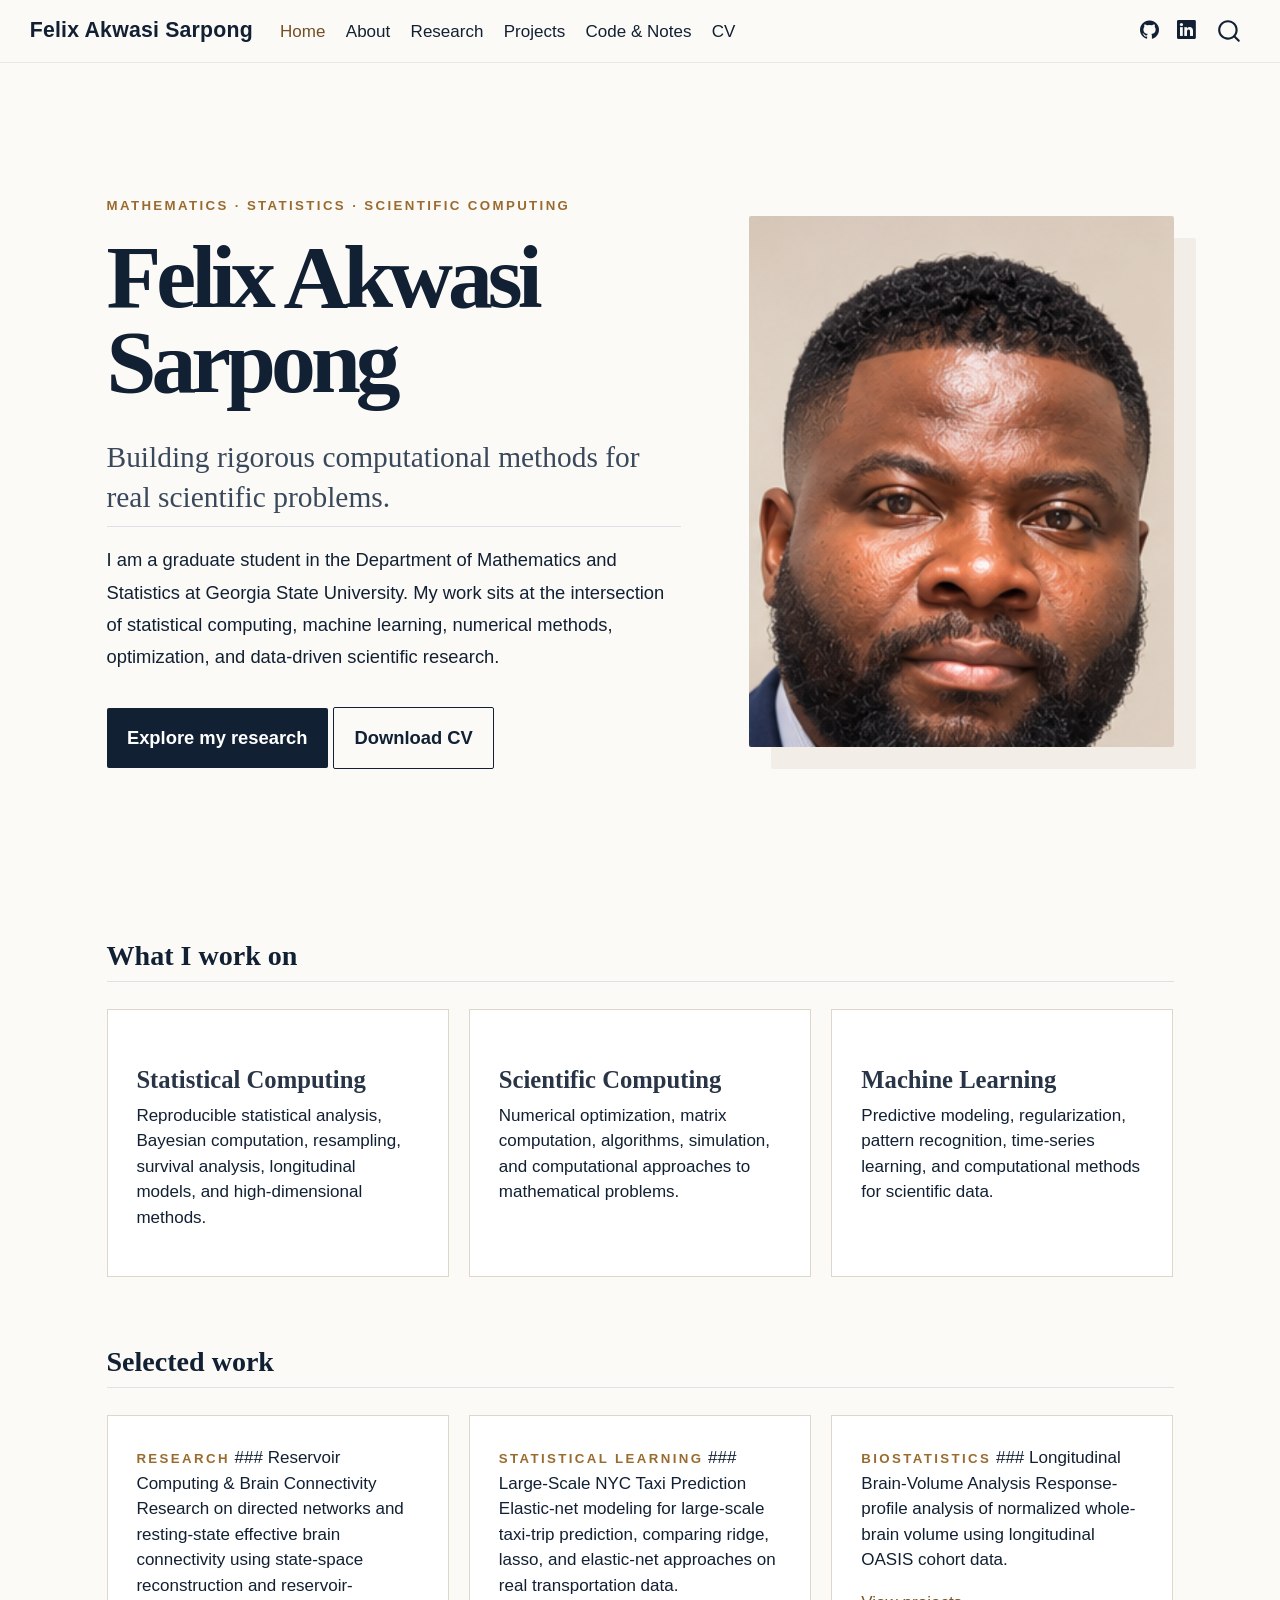
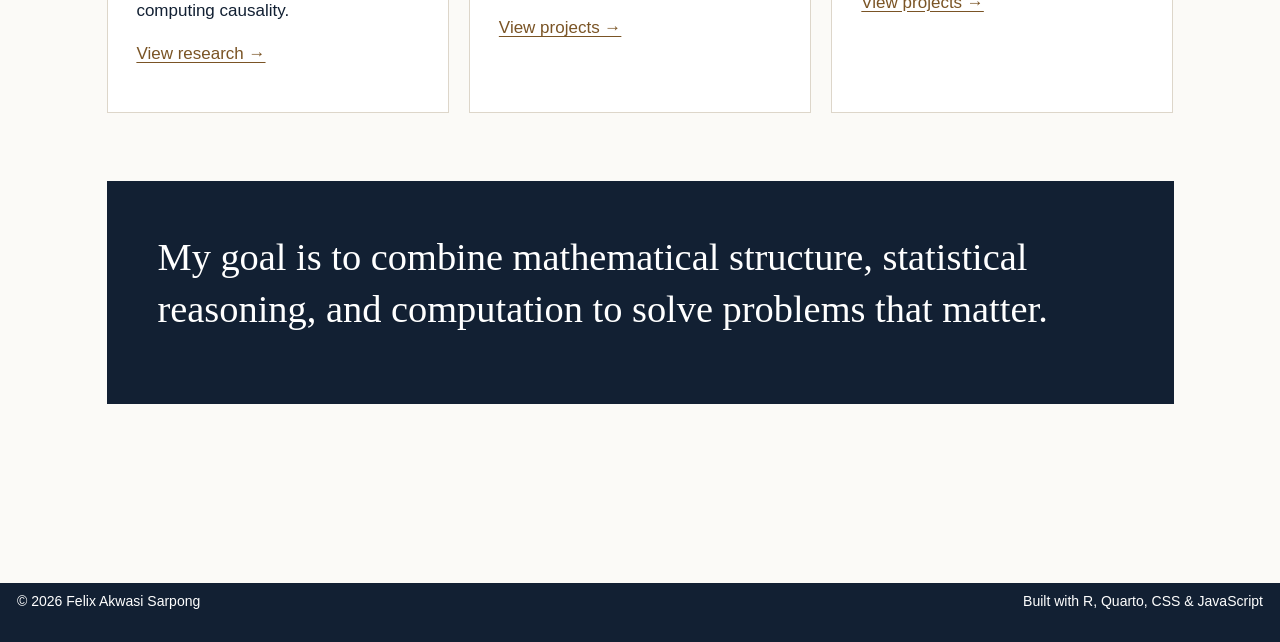
<file: index.html>
<!DOCTYPE html>
<html xmlns="http://www.w3.org/1999/xhtml" lang="en" xml:lang="en"><head>

<meta charset="utf-8">
<meta name="generator" content="quarto-1.10.18">

<meta name="viewport" content="width=device-width, initial-scale=1.0, user-scalable=yes">


<title>Felix Akwasi Sarpong</title>
<style>
/* Default styles provided by pandoc.
** See https://pandoc.org/MANUAL.html#variables-for-html for config info.
*/
span.smallcaps{font-variant: small-caps;}
div.columns{display: flex; gap: 1.5em;}
div.column{flex: auto;}
@media screen {
div.columns{gap: min(4vw, 1.5em);}
div.column{overflow-x: auto;}
}
div.hanging-indent{margin-left: 1.5em; text-indent: -1.5em;}
ul.task-list{list-style: none;}
ul.task-list li input[type="checkbox"] {
  width: 0.8em;
  margin: 0 0.8em 0.2em -1em; /* quarto-specific, see https://github.com/quarto-dev/quarto-cli/issues/4556 */ 
  vertical-align: middle;
}
</style>


<script src="site_libs/quarto-nav/quarto-nav.js"></script>
<script src="site_libs/clipboard/clipboard.min.js"></script>
<script src="site_libs/quarto-search/autocomplete.umd.js"></script>
<script src="site_libs/quarto-search/fuse.min.js"></script>
<script src="site_libs/quarto-search/quarto-search.js"></script>
<meta name="quarto:offset" content="./">
<link href="./assets/profile.png" rel="icon" type="image/png">
<script src="site_libs/quarto-html/quarto.js" type="module"></script>
<script src="site_libs/quarto-html/tabsets/tabsets.js" type="module"></script>
<script src="site_libs/quarto-html/popper.min.js"></script>
<script src="site_libs/quarto-html/tippy.umd.min.js"></script>
<script src="site_libs/quarto-html/anchor.min.js"></script>
<link href="site_libs/quarto-html/tippy.css" rel="stylesheet">
<link href="site_libs/quarto-html/quarto-syntax-highlighting-64a204ab8560d761af7679ceaba22944.css" rel="stylesheet" id="quarto-text-highlighting-styles">
<script src="site_libs/bootstrap/bootstrap.min.js"></script>
<link href="site_libs/bootstrap/bootstrap-icons.css" rel="stylesheet">
<link href="site_libs/bootstrap/bootstrap-dffe708aa17f4114e51e0adef5d6b303.min.css" rel="stylesheet" append-hash="true" id="quarto-bootstrap" data-mode="light">
<script id="quarto-search-options" type="application/json">{
  "location": "navbar",
  "copy-button": false,
  "collapse-after": 3,
  "panel-placement": "end",
  "type": "overlay",
  "limit": 50,
  "keyboard-shortcut": [
    "f",
    "/",
    "s"
  ],
  "show-item-context": false,
  "language": {
    "search-no-results-text": "No results",
    "search-matching-documents-text": "matching documents",
    "search-copy-link-title": "Copy link to search",
    "search-hide-matches-text": "Hide additional matches",
    "search-more-match-text": "more match in this document",
    "search-more-matches-text": "more matches in this document",
    "search-clear-button-title": "Clear",
    "search-text-placeholder": "",
    "search-detached-cancel-button-title": "Cancel",
    "search-submit-button-title": "Submit",
    "search-label": "Search"
  }
}</script>
<style>html{ scroll-behavior: smooth; }</style>


<link rel="stylesheet" href="styles.css">
</head>

<body class="nav-fixed quarto-light">

<div id="quarto-search-results"></div>
  <header id="quarto-header" class="headroom fixed-top">
    <nav class="navbar navbar-expand-lg " data-bs-theme="dark">
      <div class="navbar-container container-fluid">
      <div class="navbar-brand-container mx-auto">
    <a class="navbar-brand" href="./index.html">
    <span class="navbar-title">Felix Akwasi Sarpong</span>
    </a>
  </div>
            <div id="quarto-search" class="" title="Search"></div>
          <button class="navbar-toggler" type="button" data-bs-toggle="collapse" data-bs-target="#navbarCollapse" aria-controls="navbarCollapse" role="menu" aria-expanded="false" aria-label="Toggle navigation" onclick="if (window.quartoToggleHeadroom) { window.quartoToggleHeadroom(); }">
  <span class="navbar-toggler-icon"></span>
</button>
          <div class="collapse navbar-collapse" id="navbarCollapse">
            <ul class="navbar-nav navbar-nav-scroll me-auto">
  <li class="nav-item">
    <a class="nav-link active" href="./index.html" aria-current="page"> 
<span class="menu-text">Home</span></a>
  </li>  
  <li class="nav-item">
    <a class="nav-link" href="./about.html"> 
<span class="menu-text">About</span></a>
  </li>  
  <li class="nav-item">
    <a class="nav-link" href="./research.html"> 
<span class="menu-text">Research</span></a>
  </li>  
  <li class="nav-item">
    <a class="nav-link" href="./projects.html"> 
<span class="menu-text">Projects</span></a>
  </li>  
  <li class="nav-item">
    <a class="nav-link" href="./notes.html"> 
<span class="menu-text">Code &amp; Notes</span></a>
  </li>  
  <li class="nav-item">
    <a class="nav-link" href="./cv.html"> 
<span class="menu-text">CV</span></a>
  </li>  
</ul>
            <ul class="navbar-nav navbar-nav-scroll ms-auto">
  <li class="nav-item compact">
    <a class="nav-link" href="https://github.com/fsarpong"> <i class="bi bi-github" role="img" aria-label="GitHub">
</i> 
<span class="menu-text"></span></a>
  </li>  
  <li class="nav-item compact">
    <a class="nav-link" href="https://www.linkedin.com/in/felix-akwasi-sarpong-504234121"> <i class="bi bi-linkedin" role="img" aria-label="LinkedIn">
</i> 
<span class="menu-text"></span></a>
  </li>  
</ul>
          </div> <!-- /navcollapse -->
            <div class="quarto-navbar-tools">
</div>
      </div> <!-- /container-fluid -->
    </nav>
</header>
<!-- content -->
<div id="quarto-content" class="quarto-container page-columns page-rows-contents page-layout-full page-navbar">
<!-- sidebar -->
<!-- margin-sidebar -->
    <div id="quarto-margin-sidebar" class="sidebar margin-sidebar zindex-bottom">
        
    </div>
<!-- main -->
<main class="content column-page" id="quarto-document-content"><header id="title-block-header" class="quarto-title-block"></header>




<div class="hero">
<div class="hero-copy">
<p class="eyebrow">
MATHEMATICS · STATISTICS · SCIENTIFIC COMPUTING
</p>
<section id="felix-akwasi-sarpong" class="level1">
<h1>Felix Akwasi Sarpong</h1>
<section id="building-rigorous-computational-methods-for-real-scientific-problems." class="level2">
<h2 class="anchored" data-anchor-id="building-rigorous-computational-methods-for-real-scientific-problems.">Building rigorous computational methods for real scientific problems.</h2>
<p>I am a graduate student in the Department of Mathematics and Statistics at Georgia State University. My work sits at the intersection of statistical computing, machine learning, numerical methods, optimization, and data-driven scientific research.</p>
<div class="hero-actions">
<p><a class="btn-primary" href="research.html">Explore my research</a> <a class="btn-secondary" href="resume/Felix_Akwasi_Sarpong_CV.pdf">Download CV</a></p>
</div>
</section>
</section>
</div>
<div class="hero-photo">
<p><img src="assets/profile.png" class="img-fluid" alt="Portrait of Felix Akwasi Sarpong"></p>
</div>
</div>
<div class="section-shell">
<section id="what-i-work-on" class="level2">
<h2 class="anchored" data-anchor-id="what-i-work-on">What I work on</h2>
<div class="card-grid">
<section id="statistical-computing" class="level3 feature-card">
<h3 class="anchored" data-anchor-id="statistical-computing">Statistical Computing</h3>
<p>Reproducible statistical analysis, Bayesian computation, resampling, survival analysis, longitudinal models, and high-dimensional methods.</p>
</section>
<section id="scientific-computing" class="level3 feature-card">
<h3 class="anchored" data-anchor-id="scientific-computing">Scientific Computing</h3>
<p>Numerical optimization, matrix computation, algorithms, simulation, and computational approaches to mathematical problems.</p>
</section>
<section id="machine-learning" class="level3 feature-card">
<h3 class="anchored" data-anchor-id="machine-learning">Machine Learning</h3>
<p>Predictive modeling, regularization, pattern recognition, time-series learning, and computational methods for scientific data.</p>
</section>
</div>
</section>
<section id="selected-work" class="level2">
<h2 class="anchored" data-anchor-id="selected-work">Selected work</h2>
<div class="project-grid">
<div class="project-card">
<p><span class="project-kicker">RESEARCH</span> ### Reservoir Computing &amp; Brain Connectivity Research on directed networks and resting-state effective brain connectivity using state-space reconstruction and reservoir-computing causality.</p>
<p><a href="research.html">View research →</a></p>
</div>
<div class="project-card">
<p><span class="project-kicker">STATISTICAL LEARNING</span> ### Large-Scale NYC Taxi Prediction Elastic-net modeling for large-scale taxi-trip prediction, comparing ridge, lasso, and elastic-net approaches on real transportation data.</p>
<p><a href="projects.html">View projects →</a></p>
</div>
<div class="project-card">
<p><span class="project-kicker">BIOSTATISTICS</span> ### Longitudinal Brain-Volume Analysis Response-profile analysis of normalized whole-brain volume using longitudinal OASIS cohort data.</p>
<p><a href="projects.html">View projects →</a></p>
</div>
</div>
<div class="quote-panel">
<p>
My goal is to combine mathematical structure, statistical reasoning, and computation to solve problems that matter.
</p>
</div>
</section>
</div>



</main> <!-- /main -->
<script>
document.addEventListener('DOMContentLoaded', () => {
  const links = document.querySelectorAll('a[href^="#"]');
  links.forEach(link => link.addEventListener('click', e => {
    const target = document.querySelector(link.getAttribute('href'));
    if (target) { e.preventDefault(); target.scrollIntoView({behavior:'smooth'}); }
  }));
});
</script>
<script id="quarto-html-after-body" type="application/javascript">
  window.document.addEventListener("DOMContentLoaded", function (event) {
    const icon = "";
    const anchorJS = new window.AnchorJS();
    anchorJS.options = {
      placement: 'right',
      icon: icon
    };
    anchorJS.add('.anchored');
    const isCodeAnnotation = (el) => {
      for (const clz of el.classList) {
        if (clz.startsWith('code-annotation-')) {                     
          return true;
        }
      }
      return false;
    }
    const onCopySuccess = function(e) {
      // button target
      const button = e.trigger;
      // don't keep focus
      button.blur();
      // flash "checked"
      button.classList.add('code-copy-button-checked');
      var currentTitle = button.getAttribute("title");
      button.setAttribute("title", "Copied!");
      let tooltip;
      if (window.bootstrap) {
        button.setAttribute("data-bs-toggle", "tooltip");
        button.setAttribute("data-bs-placement", "left");
        button.setAttribute("data-bs-title", "Copied!");
        tooltip = new bootstrap.Tooltip(button, 
          { trigger: "manual", 
            customClass: "code-copy-button-tooltip",
            offset: [0, -8]});
        tooltip.show();    
      }
      setTimeout(function() {
        if (tooltip) {
          tooltip.hide();
          button.removeAttribute("data-bs-title");
          button.removeAttribute("data-bs-toggle");
          button.removeAttribute("data-bs-placement");
        }
        button.setAttribute("title", currentTitle);
        button.classList.remove('code-copy-button-checked');
      }, 1000);
      // clear code selection
      e.clearSelection();
    }
    const getTextToCopy = function(trigger) {
      const outerScaffold = trigger.parentElement.cloneNode(true);
      const codeEl = outerScaffold.querySelector('code');
      for (const childEl of codeEl.children) {
        if (isCodeAnnotation(childEl)) {
          childEl.remove();
        }
      }
      return codeEl.innerText;
    }
    const clipboard = new window.ClipboardJS('.code-copy-button:not([data-in-quarto-modal])', {
      text: getTextToCopy
    });
    clipboard.on('success', onCopySuccess);
    if (window.document.getElementById('quarto-embedded-source-code-modal')) {
      const clipboardModal = new window.ClipboardJS('.code-copy-button[data-in-quarto-modal]', {
        text: getTextToCopy,
        container: window.document.getElementById('quarto-embedded-source-code-modal')
      });
      clipboardModal.on('success', onCopySuccess);
    }
      var localhostRegex = new RegExp(/^(?:http|https):\/\/localhost\:?[0-9]*\//);
      var mailtoRegex = new RegExp(/^mailto:/);
        var filterRegex = new RegExp("https:\/\/fsarpong\.github\.io");
      var isInternal = (href) => {
          return filterRegex.test(href) || localhostRegex.test(href) || mailtoRegex.test(href);
      }
      // Inspect non-navigation links and adorn them if external
     var links = window.document.querySelectorAll('a[href]:not(.nav-link):not(.navbar-brand):not(.toc-action):not(.sidebar-link):not(.sidebar-item-toggle):not(.pagination-link):not(.no-external):not([aria-hidden]):not(.dropdown-item):not(.quarto-navigation-tool):not(.about-link)');
      for (var i=0; i<links.length; i++) {
        const link = links[i];
        if (!isInternal(link.href)) {
          // undo the damage that might have been done by quarto-nav.js in the case of
          // links that we want to consider external
          if (link.dataset.originalHref !== undefined) {
            link.href = link.dataset.originalHref;
          }
        }
      }
    function tippyHover(el, contentFn, onTriggerFn, onUntriggerFn) {
      const config = {
        allowHTML: true,
        maxWidth: 500,
        delay: 100,
        arrow: false,
        appendTo: function(el) {
            return el.parentElement;
        },
        interactive: true,
        interactiveBorder: 10,
        theme: 'quarto',
        placement: 'bottom-start',
      };
      if (contentFn) {
        config.content = contentFn;
      }
      if (onTriggerFn) {
        config.onTrigger = onTriggerFn;
      }
      if (onUntriggerFn) {
        config.onUntrigger = onUntriggerFn;
      }
      window.tippy(el, config); 
    }
    const noterefs = window.document.querySelectorAll('a[role="doc-noteref"]');
    for (var i=0; i<noterefs.length; i++) {
      const ref = noterefs[i];
      tippyHover(ref, function() {
        // use id or data attribute instead here
        let href = ref.getAttribute('data-footnote-href') || ref.getAttribute('href');
        try { href = new URL(href).hash; } catch {}
        const id = href.replace(/^#\/?/, "");
        const note = window.document.getElementById(id);
        if (note) {
          return note.innerHTML;
        } else {
          return "";
        }
      });
    }
    const xrefs = window.document.querySelectorAll('a.quarto-xref');
    const processXRef = (id, note) => {
      // Strip column container classes
      const stripColumnClz = (el) => {
        el.classList.remove("page-full", "page-columns");
        if (el.children) {
          for (const child of el.children) {
            stripColumnClz(child);
          }
        }
      }
      stripColumnClz(note)
      if (id === null || id.startsWith('sec-')) {
        // Special case sections, only their first couple elements
        const container = document.createElement("div");
        if (note.children && note.children.length > 2) {
          container.appendChild(note.children[0].cloneNode(true));
          for (let i = 1; i < note.children.length; i++) {
            const child = note.children[i];
            if (child.tagName === "P" && child.innerText === "") {
              continue;
            } else {
              container.appendChild(child.cloneNode(true));
              break;
            }
          }
          if (window.Quarto?.typesetMath) {
            window.Quarto.typesetMath(container);
          }
          return container.innerHTML
        } else {
          if (window.Quarto?.typesetMath) {
            window.Quarto.typesetMath(note);
          }
          return note.innerHTML;
        }
      } else {
        // Remove any anchor links if they are present
        const anchorLink = note.querySelector('a.anchorjs-link');
        if (anchorLink) {
          anchorLink.remove();
        }
        if (window.Quarto?.typesetMath) {
          window.Quarto.typesetMath(note);
        }
        if (note.classList.contains("callout")) {
          return note.outerHTML;
        } else {
          return note.innerHTML;
        }
      }
    }
    for (var i=0; i<xrefs.length; i++) {
      const xref = xrefs[i];
      tippyHover(xref, undefined, function(instance) {
        instance.disable();
        let url = xref.getAttribute('href');
        let hash = undefined; 
        if (url.startsWith('#')) {
          hash = url;
        } else {
          try { hash = new URL(url).hash; } catch {}
        }
        if (hash) {
          const id = hash.replace(/^#\/?/, "");
          const note = window.document.getElementById(id);
          if (note !== null) {
            try {
              const html = processXRef(id, note.cloneNode(true));
              instance.setContent(html);
            } finally {
              instance.enable();
              instance.show();
            }
          } else {
            // See if we can fetch this
            fetch(url.split('#')[0])
            .then(res => res.text())
            .then(html => {
              const parser = new DOMParser();
              const htmlDoc = parser.parseFromString(html, "text/html");
              const note = htmlDoc.getElementById(id);
              if (note !== null) {
                const html = processXRef(id, note);
                instance.setContent(html);
              } 
            }).finally(() => {
              instance.enable();
              instance.show();
            });
          }
        } else {
          // See if we can fetch a full url (with no hash to target)
          // This is a special case and we should probably do some content thinning / targeting
          fetch(url)
          .then(res => res.text())
          .then(html => {
            const parser = new DOMParser();
            const htmlDoc = parser.parseFromString(html, "text/html");
            const note = htmlDoc.querySelector('main.content');
            if (note !== null) {
              // This should only happen for chapter cross references
              // (since there is no id in the URL)
              // remove the first header
              if (note.children.length > 0 && note.children[0].tagName === "HEADER") {
                note.children[0].remove();
              }
              const html = processXRef(null, note);
              instance.setContent(html);
            } 
          }).finally(() => {
            instance.enable();
            instance.show();
          });
        }
      }, function(instance) {
      });
    }
        let selectedAnnoteEl;
        const selectorForAnnotation = ( cell, annotation) => {
          let cellAttr = 'data-code-cell="' + cell + '"';
          let lineAttr = 'data-code-annotation="' +  annotation + '"';
          const selector = 'span[' + cellAttr + '][' + lineAttr + ']';
          return selector;
        }
        const selectCodeLines = (annoteEl) => {
          const doc = window.document;
          const targetCell = annoteEl.getAttribute("data-target-cell");
          const targetAnnotation = annoteEl.getAttribute("data-target-annotation");
          const annoteSpan = window.document.querySelector(selectorForAnnotation(targetCell, targetAnnotation));
          const lines = annoteSpan.getAttribute("data-code-lines").split(",");
          const lineIds = lines.map((line) => {
            return targetCell + "-" + line;
          })
          let top = null;
          let height = null;
          let parent = null;
          if (lineIds.length > 0) {
              //compute the position of the single el (top and bottom and make a div)
              const el = window.document.getElementById(lineIds[0]);
              top = el.offsetTop;
              height = el.offsetHeight;
              parent = el.parentElement.parentElement;
            if (lineIds.length > 1) {
              const lastEl = window.document.getElementById(lineIds[lineIds.length - 1]);
              const bottom = lastEl.offsetTop + lastEl.offsetHeight;
              height = bottom - top;
            }
            if (top !== null && height !== null && parent !== null) {
              // cook up a div (if necessary) and position it 
              let div = window.document.getElementById("code-annotation-line-highlight");
              if (div === null) {
                div = window.document.createElement("div");
                div.setAttribute("id", "code-annotation-line-highlight");
                div.style.position = 'absolute';
                parent.appendChild(div);
              }
              div.style.top = top - 2 + "px";
              div.style.height = height + 4 + "px";
              div.style.left = 0;
              let gutterDiv = window.document.getElementById("code-annotation-line-highlight-gutter");
              if (gutterDiv === null) {
                gutterDiv = window.document.createElement("div");
                gutterDiv.setAttribute("id", "code-annotation-line-highlight-gutter");
                gutterDiv.style.position = 'absolute';
                const codeCell = window.document.getElementById(targetCell);
                const gutter = codeCell.querySelector('.code-annotation-gutter');
                gutter.appendChild(gutterDiv);
              }
              gutterDiv.style.top = top - 2 + "px";
              gutterDiv.style.height = height + 4 + "px";
            }
            selectedAnnoteEl = annoteEl;
          }
        };
        const unselectCodeLines = () => {
          const elementsIds = ["code-annotation-line-highlight", "code-annotation-line-highlight-gutter"];
          elementsIds.forEach((elId) => {
            const div = window.document.getElementById(elId);
            if (div) {
              div.remove();
            }
          });
          selectedAnnoteEl = undefined;
        };
          // Handle positioning of the toggle
      window.addEventListener(
        "resize",
        throttle(() => {
          elRect = undefined;
          if (selectedAnnoteEl) {
            selectCodeLines(selectedAnnoteEl);
          }
        }, 10)
      );
      function throttle(fn, ms) {
      let throttle = false;
      let timer;
        return (...args) => {
          if(!throttle) { // first call gets through
              fn.apply(this, args);
              throttle = true;
          } else { // all the others get throttled
              if(timer) clearTimeout(timer); // cancel #2
              timer = setTimeout(() => {
                fn.apply(this, args);
                timer = throttle = false;
              }, ms);
          }
        };
      }
        // Attach click handler to the DT
        const annoteDls = window.document.querySelectorAll('dt[data-target-cell]');
        for (const annoteDlNode of annoteDls) {
          annoteDlNode.addEventListener('click', (event) => {
            const clickedEl = event.target;
            if (clickedEl !== selectedAnnoteEl) {
              unselectCodeLines();
              const activeEl = window.document.querySelector('dt[data-target-cell].code-annotation-active');
              if (activeEl) {
                activeEl.classList.remove('code-annotation-active');
              }
              selectCodeLines(clickedEl);
              clickedEl.classList.add('code-annotation-active');
            } else {
              // Unselect the line
              unselectCodeLines();
              clickedEl.classList.remove('code-annotation-active');
            }
          });
        }
    const findCites = (el) => {
      const parentEl = el.parentElement;
      if (parentEl) {
        const cites = parentEl.dataset.cites;
        if (cites) {
          return {
            el,
            cites: cites.split(' ')
          };
        } else {
          return findCites(el.parentElement)
        }
      } else {
        return undefined;
      }
    };
    var bibliorefs = window.document.querySelectorAll('a[role="doc-biblioref"]');
    for (var i=0; i<bibliorefs.length; i++) {
      const ref = bibliorefs[i];
      const citeInfo = findCites(ref);
      if (citeInfo) {
        tippyHover(citeInfo.el, function() {
          var popup = window.document.createElement('div');
          citeInfo.cites.forEach(function(cite) {
            var citeDiv = window.document.createElement('div');
            citeDiv.classList.add('hanging-indent');
            citeDiv.classList.add('csl-entry');
            var biblioDiv = window.document.getElementById('ref-' + cite);
            if (biblioDiv) {
              citeDiv.innerHTML = biblioDiv.innerHTML;
            }
            popup.appendChild(citeDiv);
          });
          return popup.innerHTML;
        });
      }
    }
  });
  </script>
</div> <!-- /content -->
<footer class="footer">
  <div class="nav-footer">
    <div class="nav-footer-left">
<p>© 2026 Felix Akwasi Sarpong</p>
</div>   
    <div class="nav-footer-center">
      &nbsp;
    </div>
    <div class="nav-footer-right">
<p>Built with R, Quarto, CSS &amp; JavaScript</p>
</div>
  </div>
</footer>




<script src="site_libs/quarto-html/zenscroll-min.js"></script>
</body></html>
</file>
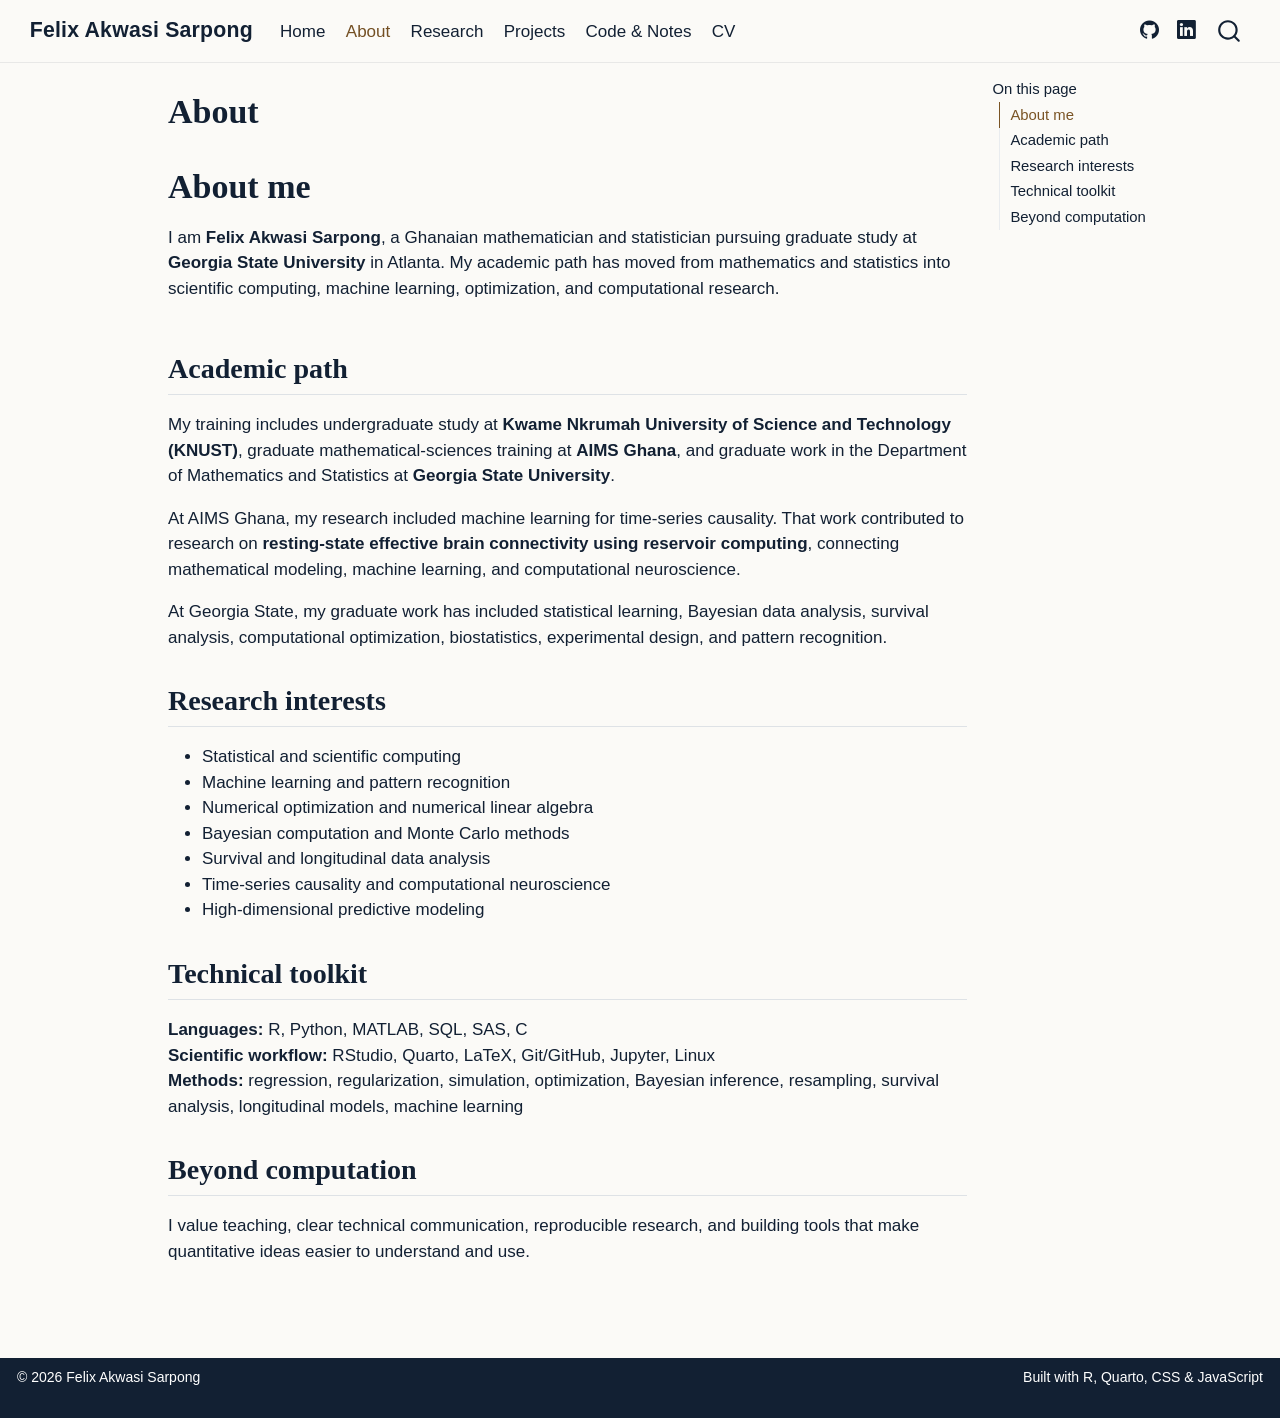
<file: about.html>
<!DOCTYPE html>
<html xmlns="http://www.w3.org/1999/xhtml" lang="en" xml:lang="en"><head>

<meta charset="utf-8">
<meta name="generator" content="quarto-1.10.18">

<meta name="viewport" content="width=device-width, initial-scale=1.0, user-scalable=yes">


<title>About – Felix Akwasi Sarpong</title>
<style>
/* Default styles provided by pandoc.
** See https://pandoc.org/MANUAL.html#variables-for-html for config info.
*/
span.smallcaps{font-variant: small-caps;}
div.columns{display: flex; gap: 1.5em;}
div.column{flex: auto;}
@media screen {
div.columns{gap: min(4vw, 1.5em);}
div.column{overflow-x: auto;}
}
div.hanging-indent{margin-left: 1.5em; text-indent: -1.5em;}
ul.task-list{list-style: none;}
ul.task-list li input[type="checkbox"] {
  width: 0.8em;
  margin: 0 0.8em 0.2em -1em; /* quarto-specific, see https://github.com/quarto-dev/quarto-cli/issues/4556 */ 
  vertical-align: middle;
}
</style>


<script src="site_libs/quarto-nav/quarto-nav.js"></script>
<script src="site_libs/clipboard/clipboard.min.js"></script>
<script src="site_libs/quarto-search/autocomplete.umd.js"></script>
<script src="site_libs/quarto-search/fuse.min.js"></script>
<script src="site_libs/quarto-search/quarto-search.js"></script>
<meta name="quarto:offset" content="./">
<link href="./assets/profile.png" rel="icon" type="image/png">
<script src="site_libs/quarto-html/quarto.js" type="module"></script>
<script src="site_libs/quarto-html/tabsets/tabsets.js" type="module"></script>
<script src="site_libs/quarto-html/popper.min.js"></script>
<script src="site_libs/quarto-html/tippy.umd.min.js"></script>
<script src="site_libs/quarto-html/anchor.min.js"></script>
<link href="site_libs/quarto-html/tippy.css" rel="stylesheet">
<link href="site_libs/quarto-html/quarto-syntax-highlighting-64a204ab8560d761af7679ceaba22944.css" rel="stylesheet" id="quarto-text-highlighting-styles">
<script src="site_libs/bootstrap/bootstrap.min.js"></script>
<link href="site_libs/bootstrap/bootstrap-icons.css" rel="stylesheet">
<link href="site_libs/bootstrap/bootstrap-dffe708aa17f4114e51e0adef5d6b303.min.css" rel="stylesheet" append-hash="true" id="quarto-bootstrap" data-mode="light">
<script id="quarto-search-options" type="application/json">{
  "location": "navbar",
  "copy-button": false,
  "collapse-after": 3,
  "panel-placement": "end",
  "type": "overlay",
  "limit": 50,
  "keyboard-shortcut": [
    "f",
    "/",
    "s"
  ],
  "show-item-context": false,
  "language": {
    "search-no-results-text": "No results",
    "search-matching-documents-text": "matching documents",
    "search-copy-link-title": "Copy link to search",
    "search-hide-matches-text": "Hide additional matches",
    "search-more-match-text": "more match in this document",
    "search-more-matches-text": "more matches in this document",
    "search-clear-button-title": "Clear",
    "search-text-placeholder": "",
    "search-detached-cancel-button-title": "Cancel",
    "search-submit-button-title": "Submit",
    "search-label": "Search"
  }
}</script>
<style>html{ scroll-behavior: smooth; }</style>


<link rel="stylesheet" href="styles.css">
</head>

<body class="nav-fixed quarto-light">

<div id="quarto-search-results"></div>
  <header id="quarto-header" class="headroom fixed-top">
    <nav class="navbar navbar-expand-lg " data-bs-theme="dark">
      <div class="navbar-container container-fluid">
      <div class="navbar-brand-container mx-auto">
    <a class="navbar-brand" href="./index.html">
    <span class="navbar-title">Felix Akwasi Sarpong</span>
    </a>
  </div>
            <div id="quarto-search" class="" title="Search"></div>
          <button class="navbar-toggler" type="button" data-bs-toggle="collapse" data-bs-target="#navbarCollapse" aria-controls="navbarCollapse" role="menu" aria-expanded="false" aria-label="Toggle navigation" onclick="if (window.quartoToggleHeadroom) { window.quartoToggleHeadroom(); }">
  <span class="navbar-toggler-icon"></span>
</button>
          <div class="collapse navbar-collapse" id="navbarCollapse">
            <ul class="navbar-nav navbar-nav-scroll me-auto">
  <li class="nav-item">
    <a class="nav-link" href="./index.html"> 
<span class="menu-text">Home</span></a>
  </li>  
  <li class="nav-item">
    <a class="nav-link active" href="./about.html" aria-current="page"> 
<span class="menu-text">About</span></a>
  </li>  
  <li class="nav-item">
    <a class="nav-link" href="./research.html"> 
<span class="menu-text">Research</span></a>
  </li>  
  <li class="nav-item">
    <a class="nav-link" href="./projects.html"> 
<span class="menu-text">Projects</span></a>
  </li>  
  <li class="nav-item">
    <a class="nav-link" href="./notes.html"> 
<span class="menu-text">Code &amp; Notes</span></a>
  </li>  
  <li class="nav-item">
    <a class="nav-link" href="./cv.html"> 
<span class="menu-text">CV</span></a>
  </li>  
</ul>
            <ul class="navbar-nav navbar-nav-scroll ms-auto">
  <li class="nav-item compact">
    <a class="nav-link" href="https://github.com/fsarpong"> <i class="bi bi-github" role="img" aria-label="GitHub">
</i> 
<span class="menu-text"></span></a>
  </li>  
  <li class="nav-item compact">
    <a class="nav-link" href="https://www.linkedin.com/in/felix-akwasi-sarpong-504234121"> <i class="bi bi-linkedin" role="img" aria-label="LinkedIn">
</i> 
<span class="menu-text"></span></a>
  </li>  
</ul>
          </div> <!-- /navcollapse -->
            <div class="quarto-navbar-tools">
</div>
      </div> <!-- /container-fluid -->
    </nav>
</header>
<!-- content -->
<div id="quarto-content" class="quarto-container page-columns page-rows-contents page-layout-article page-navbar">
<!-- sidebar -->
<!-- margin-sidebar -->
    <div id="quarto-margin-sidebar" class="sidebar margin-sidebar">
        <nav id="TOC" role="doc-toc" class="toc-active">
    <h2 id="toc-title">On this page</h2>
   
  <ul>
  <li><a href="#about-me" id="toc-about-me" class="nav-link active" data-scroll-target="#about-me">About me</a></li>
  <li><a href="#academic-path" id="toc-academic-path" class="nav-link" data-scroll-target="#academic-path">Academic path</a></li>
  <li><a href="#research-interests" id="toc-research-interests" class="nav-link" data-scroll-target="#research-interests">Research interests</a></li>
  <li><a href="#technical-toolkit" id="toc-technical-toolkit" class="nav-link" data-scroll-target="#technical-toolkit">Technical toolkit</a></li>
  <li><a href="#beyond-computation" id="toc-beyond-computation" class="nav-link" data-scroll-target="#beyond-computation">Beyond computation</a></li>
  </ul>
</nav>
    </div>
<!-- main -->
<main class="content" id="quarto-document-content">

<header id="title-block-header" class="quarto-title-block default">
<div class="quarto-title">
<h1 class="title">About</h1>
</div>



<div class="quarto-title-meta">

    
  
    
  </div>
  


</header>


<section id="about-me" class="level1 about-lead">
<h1>About me</h1>
<p>I am <strong>Felix Akwasi Sarpong</strong>, a Ghanaian mathematician and statistician pursuing graduate study at <strong>Georgia State University</strong> in Atlanta. My academic path has moved from mathematics and statistics into scientific computing, machine learning, optimization, and computational research.</p>
</section>
<section id="academic-path" class="level2">
<h2 class="anchored" data-anchor-id="academic-path">Academic path</h2>
<p>My training includes undergraduate study at <strong>Kwame Nkrumah University of Science and Technology (KNUST)</strong>, graduate mathematical-sciences training at <strong>AIMS Ghana</strong>, and graduate work in the Department of Mathematics and Statistics at <strong>Georgia State University</strong>.</p>
<p>At AIMS Ghana, my research included machine learning for time-series causality. That work contributed to research on <strong>resting-state effective brain connectivity using reservoir computing</strong>, connecting mathematical modeling, machine learning, and computational neuroscience.</p>
<p>At Georgia State, my graduate work has included statistical learning, Bayesian data analysis, survival analysis, computational optimization, biostatistics, experimental design, and pattern recognition.</p>
</section>
<section id="research-interests" class="level2">
<h2 class="anchored" data-anchor-id="research-interests">Research interests</h2>
<ul>
<li>Statistical and scientific computing</li>
<li>Machine learning and pattern recognition</li>
<li>Numerical optimization and numerical linear algebra</li>
<li>Bayesian computation and Monte Carlo methods</li>
<li>Survival and longitudinal data analysis</li>
<li>Time-series causality and computational neuroscience</li>
<li>High-dimensional predictive modeling</li>
</ul>
</section>
<section id="technical-toolkit" class="level2">
<h2 class="anchored" data-anchor-id="technical-toolkit">Technical toolkit</h2>
<p><strong>Languages:</strong> R, Python, MATLAB, SQL, SAS, C<br>
<strong>Scientific workflow:</strong> RStudio, Quarto, LaTeX, Git/GitHub, Jupyter, Linux<br>
<strong>Methods:</strong> regression, regularization, simulation, optimization, Bayesian inference, resampling, survival analysis, longitudinal models, machine learning</p>
</section>
<section id="beyond-computation" class="level2">
<h2 class="anchored" data-anchor-id="beyond-computation">Beyond computation</h2>
<p>I value teaching, clear technical communication, reproducible research, and building tools that make quantitative ideas easier to understand and use.</p>


</section>

</main> <!-- /main -->
<script>
document.addEventListener('DOMContentLoaded', () => {
  const links = document.querySelectorAll('a[href^="#"]');
  links.forEach(link => link.addEventListener('click', e => {
    const target = document.querySelector(link.getAttribute('href'));
    if (target) { e.preventDefault(); target.scrollIntoView({behavior:'smooth'}); }
  }));
});
</script>
<script id="quarto-html-after-body" type="application/javascript">
  window.document.addEventListener("DOMContentLoaded", function (event) {
    const icon = "";
    const anchorJS = new window.AnchorJS();
    anchorJS.options = {
      placement: 'right',
      icon: icon
    };
    anchorJS.add('.anchored');
    const isCodeAnnotation = (el) => {
      for (const clz of el.classList) {
        if (clz.startsWith('code-annotation-')) {                     
          return true;
        }
      }
      return false;
    }
    const onCopySuccess = function(e) {
      // button target
      const button = e.trigger;
      // don't keep focus
      button.blur();
      // flash "checked"
      button.classList.add('code-copy-button-checked');
      var currentTitle = button.getAttribute("title");
      button.setAttribute("title", "Copied!");
      let tooltip;
      if (window.bootstrap) {
        button.setAttribute("data-bs-toggle", "tooltip");
        button.setAttribute("data-bs-placement", "left");
        button.setAttribute("data-bs-title", "Copied!");
        tooltip = new bootstrap.Tooltip(button, 
          { trigger: "manual", 
            customClass: "code-copy-button-tooltip",
            offset: [0, -8]});
        tooltip.show();    
      }
      setTimeout(function() {
        if (tooltip) {
          tooltip.hide();
          button.removeAttribute("data-bs-title");
          button.removeAttribute("data-bs-toggle");
          button.removeAttribute("data-bs-placement");
        }
        button.setAttribute("title", currentTitle);
        button.classList.remove('code-copy-button-checked');
      }, 1000);
      // clear code selection
      e.clearSelection();
    }
    const getTextToCopy = function(trigger) {
      const outerScaffold = trigger.parentElement.cloneNode(true);
      const codeEl = outerScaffold.querySelector('code');
      for (const childEl of codeEl.children) {
        if (isCodeAnnotation(childEl)) {
          childEl.remove();
        }
      }
      return codeEl.innerText;
    }
    const clipboard = new window.ClipboardJS('.code-copy-button:not([data-in-quarto-modal])', {
      text: getTextToCopy
    });
    clipboard.on('success', onCopySuccess);
    if (window.document.getElementById('quarto-embedded-source-code-modal')) {
      const clipboardModal = new window.ClipboardJS('.code-copy-button[data-in-quarto-modal]', {
        text: getTextToCopy,
        container: window.document.getElementById('quarto-embedded-source-code-modal')
      });
      clipboardModal.on('success', onCopySuccess);
    }
      var localhostRegex = new RegExp(/^(?:http|https):\/\/localhost\:?[0-9]*\//);
      var mailtoRegex = new RegExp(/^mailto:/);
        var filterRegex = new RegExp("https:\/\/fsarpong\.github\.io");
      var isInternal = (href) => {
          return filterRegex.test(href) || localhostRegex.test(href) || mailtoRegex.test(href);
      }
      // Inspect non-navigation links and adorn them if external
     var links = window.document.querySelectorAll('a[href]:not(.nav-link):not(.navbar-brand):not(.toc-action):not(.sidebar-link):not(.sidebar-item-toggle):not(.pagination-link):not(.no-external):not([aria-hidden]):not(.dropdown-item):not(.quarto-navigation-tool):not(.about-link)');
      for (var i=0; i<links.length; i++) {
        const link = links[i];
        if (!isInternal(link.href)) {
          // undo the damage that might have been done by quarto-nav.js in the case of
          // links that we want to consider external
          if (link.dataset.originalHref !== undefined) {
            link.href = link.dataset.originalHref;
          }
        }
      }
    function tippyHover(el, contentFn, onTriggerFn, onUntriggerFn) {
      const config = {
        allowHTML: true,
        maxWidth: 500,
        delay: 100,
        arrow: false,
        appendTo: function(el) {
            return el.parentElement;
        },
        interactive: true,
        interactiveBorder: 10,
        theme: 'quarto',
        placement: 'bottom-start',
      };
      if (contentFn) {
        config.content = contentFn;
      }
      if (onTriggerFn) {
        config.onTrigger = onTriggerFn;
      }
      if (onUntriggerFn) {
        config.onUntrigger = onUntriggerFn;
      }
      window.tippy(el, config); 
    }
    const noterefs = window.document.querySelectorAll('a[role="doc-noteref"]');
    for (var i=0; i<noterefs.length; i++) {
      const ref = noterefs[i];
      tippyHover(ref, function() {
        // use id or data attribute instead here
        let href = ref.getAttribute('data-footnote-href') || ref.getAttribute('href');
        try { href = new URL(href).hash; } catch {}
        const id = href.replace(/^#\/?/, "");
        const note = window.document.getElementById(id);
        if (note) {
          return note.innerHTML;
        } else {
          return "";
        }
      });
    }
    const xrefs = window.document.querySelectorAll('a.quarto-xref');
    const processXRef = (id, note) => {
      // Strip column container classes
      const stripColumnClz = (el) => {
        el.classList.remove("page-full", "page-columns");
        if (el.children) {
          for (const child of el.children) {
            stripColumnClz(child);
          }
        }
      }
      stripColumnClz(note)
      if (id === null || id.startsWith('sec-')) {
        // Special case sections, only their first couple elements
        const container = document.createElement("div");
        if (note.children && note.children.length > 2) {
          container.appendChild(note.children[0].cloneNode(true));
          for (let i = 1; i < note.children.length; i++) {
            const child = note.children[i];
            if (child.tagName === "P" && child.innerText === "") {
              continue;
            } else {
              container.appendChild(child.cloneNode(true));
              break;
            }
          }
          if (window.Quarto?.typesetMath) {
            window.Quarto.typesetMath(container);
          }
          return container.innerHTML
        } else {
          if (window.Quarto?.typesetMath) {
            window.Quarto.typesetMath(note);
          }
          return note.innerHTML;
        }
      } else {
        // Remove any anchor links if they are present
        const anchorLink = note.querySelector('a.anchorjs-link');
        if (anchorLink) {
          anchorLink.remove();
        }
        if (window.Quarto?.typesetMath) {
          window.Quarto.typesetMath(note);
        }
        if (note.classList.contains("callout")) {
          return note.outerHTML;
        } else {
          return note.innerHTML;
        }
      }
    }
    for (var i=0; i<xrefs.length; i++) {
      const xref = xrefs[i];
      tippyHover(xref, undefined, function(instance) {
        instance.disable();
        let url = xref.getAttribute('href');
        let hash = undefined; 
        if (url.startsWith('#')) {
          hash = url;
        } else {
          try { hash = new URL(url).hash; } catch {}
        }
        if (hash) {
          const id = hash.replace(/^#\/?/, "");
          const note = window.document.getElementById(id);
          if (note !== null) {
            try {
              const html = processXRef(id, note.cloneNode(true));
              instance.setContent(html);
            } finally {
              instance.enable();
              instance.show();
            }
          } else {
            // See if we can fetch this
            fetch(url.split('#')[0])
            .then(res => res.text())
            .then(html => {
              const parser = new DOMParser();
              const htmlDoc = parser.parseFromString(html, "text/html");
              const note = htmlDoc.getElementById(id);
              if (note !== null) {
                const html = processXRef(id, note);
                instance.setContent(html);
              } 
            }).finally(() => {
              instance.enable();
              instance.show();
            });
          }
        } else {
          // See if we can fetch a full url (with no hash to target)
          // This is a special case and we should probably do some content thinning / targeting
          fetch(url)
          .then(res => res.text())
          .then(html => {
            const parser = new DOMParser();
            const htmlDoc = parser.parseFromString(html, "text/html");
            const note = htmlDoc.querySelector('main.content');
            if (note !== null) {
              // This should only happen for chapter cross references
              // (since there is no id in the URL)
              // remove the first header
              if (note.children.length > 0 && note.children[0].tagName === "HEADER") {
                note.children[0].remove();
              }
              const html = processXRef(null, note);
              instance.setContent(html);
            } 
          }).finally(() => {
            instance.enable();
            instance.show();
          });
        }
      }, function(instance) {
      });
    }
        let selectedAnnoteEl;
        const selectorForAnnotation = ( cell, annotation) => {
          let cellAttr = 'data-code-cell="' + cell + '"';
          let lineAttr = 'data-code-annotation="' +  annotation + '"';
          const selector = 'span[' + cellAttr + '][' + lineAttr + ']';
          return selector;
        }
        const selectCodeLines = (annoteEl) => {
          const doc = window.document;
          const targetCell = annoteEl.getAttribute("data-target-cell");
          const targetAnnotation = annoteEl.getAttribute("data-target-annotation");
          const annoteSpan = window.document.querySelector(selectorForAnnotation(targetCell, targetAnnotation));
          const lines = annoteSpan.getAttribute("data-code-lines").split(",");
          const lineIds = lines.map((line) => {
            return targetCell + "-" + line;
          })
          let top = null;
          let height = null;
          let parent = null;
          if (lineIds.length > 0) {
              //compute the position of the single el (top and bottom and make a div)
              const el = window.document.getElementById(lineIds[0]);
              top = el.offsetTop;
              height = el.offsetHeight;
              parent = el.parentElement.parentElement;
            if (lineIds.length > 1) {
              const lastEl = window.document.getElementById(lineIds[lineIds.length - 1]);
              const bottom = lastEl.offsetTop + lastEl.offsetHeight;
              height = bottom - top;
            }
            if (top !== null && height !== null && parent !== null) {
              // cook up a div (if necessary) and position it 
              let div = window.document.getElementById("code-annotation-line-highlight");
              if (div === null) {
                div = window.document.createElement("div");
                div.setAttribute("id", "code-annotation-line-highlight");
                div.style.position = 'absolute';
                parent.appendChild(div);
              }
              div.style.top = top - 2 + "px";
              div.style.height = height + 4 + "px";
              div.style.left = 0;
              let gutterDiv = window.document.getElementById("code-annotation-line-highlight-gutter");
              if (gutterDiv === null) {
                gutterDiv = window.document.createElement("div");
                gutterDiv.setAttribute("id", "code-annotation-line-highlight-gutter");
                gutterDiv.style.position = 'absolute';
                const codeCell = window.document.getElementById(targetCell);
                const gutter = codeCell.querySelector('.code-annotation-gutter');
                gutter.appendChild(gutterDiv);
              }
              gutterDiv.style.top = top - 2 + "px";
              gutterDiv.style.height = height + 4 + "px";
            }
            selectedAnnoteEl = annoteEl;
          }
        };
        const unselectCodeLines = () => {
          const elementsIds = ["code-annotation-line-highlight", "code-annotation-line-highlight-gutter"];
          elementsIds.forEach((elId) => {
            const div = window.document.getElementById(elId);
            if (div) {
              div.remove();
            }
          });
          selectedAnnoteEl = undefined;
        };
          // Handle positioning of the toggle
      window.addEventListener(
        "resize",
        throttle(() => {
          elRect = undefined;
          if (selectedAnnoteEl) {
            selectCodeLines(selectedAnnoteEl);
          }
        }, 10)
      );
      function throttle(fn, ms) {
      let throttle = false;
      let timer;
        return (...args) => {
          if(!throttle) { // first call gets through
              fn.apply(this, args);
              throttle = true;
          } else { // all the others get throttled
              if(timer) clearTimeout(timer); // cancel #2
              timer = setTimeout(() => {
                fn.apply(this, args);
                timer = throttle = false;
              }, ms);
          }
        };
      }
        // Attach click handler to the DT
        const annoteDls = window.document.querySelectorAll('dt[data-target-cell]');
        for (const annoteDlNode of annoteDls) {
          annoteDlNode.addEventListener('click', (event) => {
            const clickedEl = event.target;
            if (clickedEl !== selectedAnnoteEl) {
              unselectCodeLines();
              const activeEl = window.document.querySelector('dt[data-target-cell].code-annotation-active');
              if (activeEl) {
                activeEl.classList.remove('code-annotation-active');
              }
              selectCodeLines(clickedEl);
              clickedEl.classList.add('code-annotation-active');
            } else {
              // Unselect the line
              unselectCodeLines();
              clickedEl.classList.remove('code-annotation-active');
            }
          });
        }
    const findCites = (el) => {
      const parentEl = el.parentElement;
      if (parentEl) {
        const cites = parentEl.dataset.cites;
        if (cites) {
          return {
            el,
            cites: cites.split(' ')
          };
        } else {
          return findCites(el.parentElement)
        }
      } else {
        return undefined;
      }
    };
    var bibliorefs = window.document.querySelectorAll('a[role="doc-biblioref"]');
    for (var i=0; i<bibliorefs.length; i++) {
      const ref = bibliorefs[i];
      const citeInfo = findCites(ref);
      if (citeInfo) {
        tippyHover(citeInfo.el, function() {
          var popup = window.document.createElement('div');
          citeInfo.cites.forEach(function(cite) {
            var citeDiv = window.document.createElement('div');
            citeDiv.classList.add('hanging-indent');
            citeDiv.classList.add('csl-entry');
            var biblioDiv = window.document.getElementById('ref-' + cite);
            if (biblioDiv) {
              citeDiv.innerHTML = biblioDiv.innerHTML;
            }
            popup.appendChild(citeDiv);
          });
          return popup.innerHTML;
        });
      }
    }
  });
  </script>
</div> <!-- /content -->
<footer class="footer">
  <div class="nav-footer">
    <div class="nav-footer-left">
<p>© 2026 Felix Akwasi Sarpong</p>
</div>   
    <div class="nav-footer-center">
      &nbsp;
    </div>
    <div class="nav-footer-right">
<p>Built with R, Quarto, CSS &amp; JavaScript</p>
</div>
  </div>
</footer>




<script src="site_libs/quarto-html/zenscroll-min.js"></script>
</body></html>
</file>
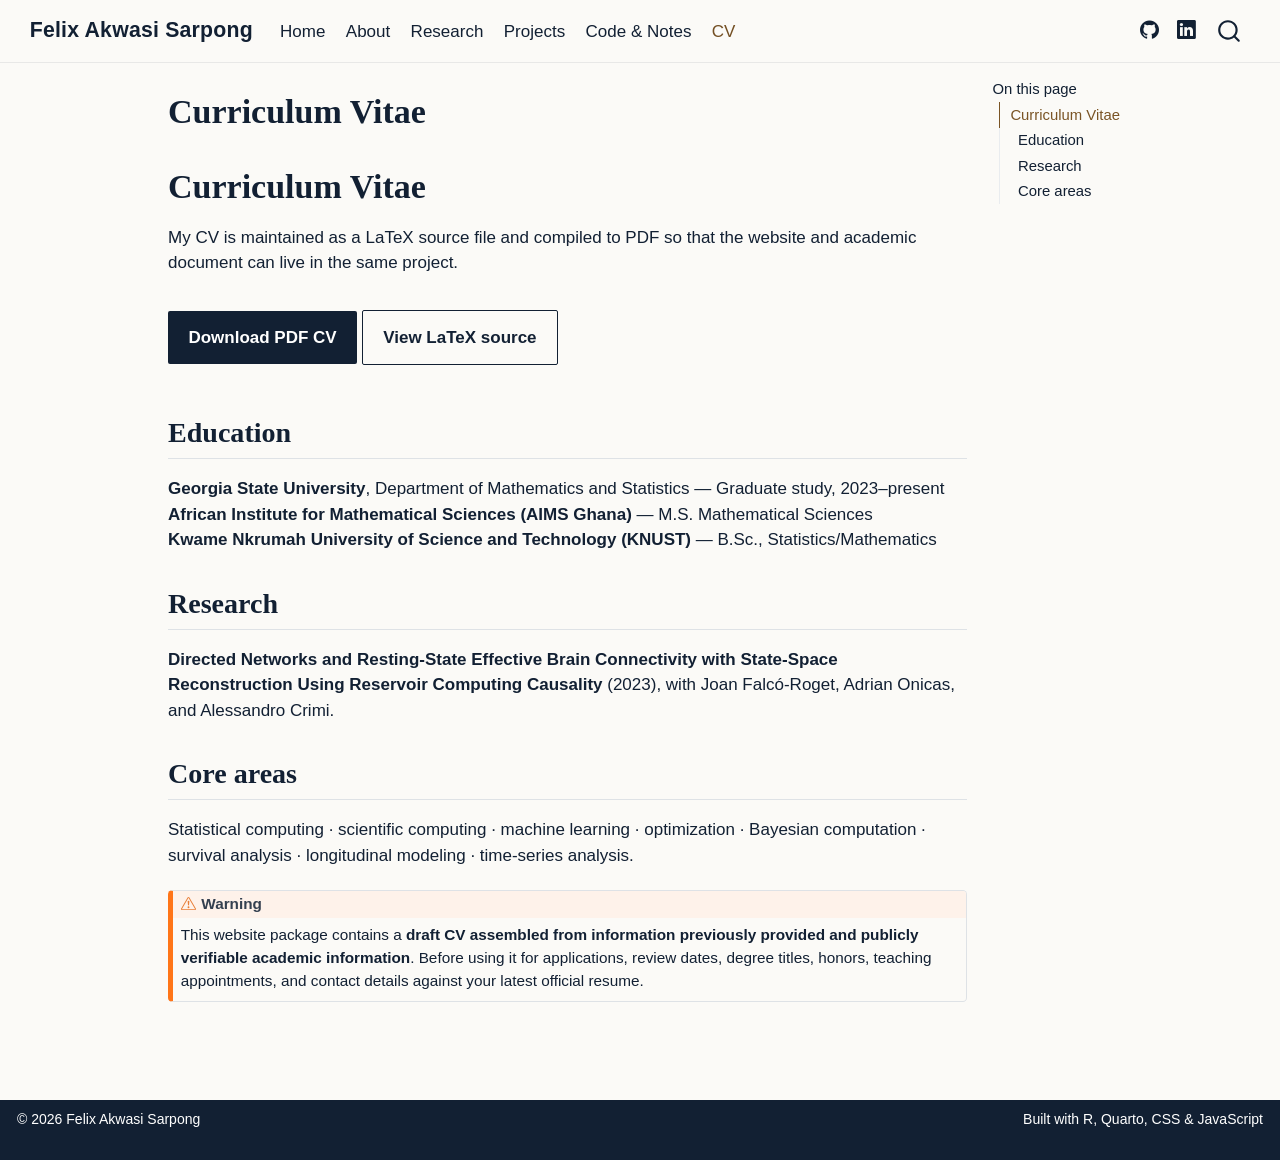
<file: cv.html>
<!DOCTYPE html>
<html xmlns="http://www.w3.org/1999/xhtml" lang="en" xml:lang="en"><head>

<meta charset="utf-8">
<meta name="generator" content="quarto-1.10.18">

<meta name="viewport" content="width=device-width, initial-scale=1.0, user-scalable=yes">


<title>Curriculum Vitae – Felix Akwasi Sarpong</title>
<style>
/* Default styles provided by pandoc.
** See https://pandoc.org/MANUAL.html#variables-for-html for config info.
*/
span.smallcaps{font-variant: small-caps;}
div.columns{display: flex; gap: 1.5em;}
div.column{flex: auto;}
@media screen {
div.columns{gap: min(4vw, 1.5em);}
div.column{overflow-x: auto;}
}
div.hanging-indent{margin-left: 1.5em; text-indent: -1.5em;}
ul.task-list{list-style: none;}
ul.task-list li input[type="checkbox"] {
  width: 0.8em;
  margin: 0 0.8em 0.2em -1em; /* quarto-specific, see https://github.com/quarto-dev/quarto-cli/issues/4556 */ 
  vertical-align: middle;
}
</style>


<script src="site_libs/quarto-nav/quarto-nav.js"></script>
<script src="site_libs/clipboard/clipboard.min.js"></script>
<script src="site_libs/quarto-search/autocomplete.umd.js"></script>
<script src="site_libs/quarto-search/fuse.min.js"></script>
<script src="site_libs/quarto-search/quarto-search.js"></script>
<meta name="quarto:offset" content="./">
<link href="./assets/profile.png" rel="icon" type="image/png">
<script src="site_libs/quarto-html/quarto.js" type="module"></script>
<script src="site_libs/quarto-html/tabsets/tabsets.js" type="module"></script>
<script src="site_libs/quarto-html/popper.min.js"></script>
<script src="site_libs/quarto-html/tippy.umd.min.js"></script>
<script src="site_libs/quarto-html/anchor.min.js"></script>
<link href="site_libs/quarto-html/tippy.css" rel="stylesheet">
<link href="site_libs/quarto-html/quarto-syntax-highlighting-64a204ab8560d761af7679ceaba22944.css" rel="stylesheet" id="quarto-text-highlighting-styles">
<script src="site_libs/bootstrap/bootstrap.min.js"></script>
<link href="site_libs/bootstrap/bootstrap-icons.css" rel="stylesheet">
<link href="site_libs/bootstrap/bootstrap-dffe708aa17f4114e51e0adef5d6b303.min.css" rel="stylesheet" append-hash="true" id="quarto-bootstrap" data-mode="light">
<script id="quarto-search-options" type="application/json">{
  "location": "navbar",
  "copy-button": false,
  "collapse-after": 3,
  "panel-placement": "end",
  "type": "overlay",
  "limit": 50,
  "keyboard-shortcut": [
    "f",
    "/",
    "s"
  ],
  "show-item-context": false,
  "language": {
    "search-no-results-text": "No results",
    "search-matching-documents-text": "matching documents",
    "search-copy-link-title": "Copy link to search",
    "search-hide-matches-text": "Hide additional matches",
    "search-more-match-text": "more match in this document",
    "search-more-matches-text": "more matches in this document",
    "search-clear-button-title": "Clear",
    "search-text-placeholder": "",
    "search-detached-cancel-button-title": "Cancel",
    "search-submit-button-title": "Submit",
    "search-label": "Search"
  }
}</script>
<style>html{ scroll-behavior: smooth; }</style>


<link rel="stylesheet" href="styles.css">
</head>

<body class="nav-fixed quarto-light">

<div id="quarto-search-results"></div>
  <header id="quarto-header" class="headroom fixed-top">
    <nav class="navbar navbar-expand-lg " data-bs-theme="dark">
      <div class="navbar-container container-fluid">
      <div class="navbar-brand-container mx-auto">
    <a class="navbar-brand" href="./index.html">
    <span class="navbar-title">Felix Akwasi Sarpong</span>
    </a>
  </div>
            <div id="quarto-search" class="" title="Search"></div>
          <button class="navbar-toggler" type="button" data-bs-toggle="collapse" data-bs-target="#navbarCollapse" aria-controls="navbarCollapse" role="menu" aria-expanded="false" aria-label="Toggle navigation" onclick="if (window.quartoToggleHeadroom) { window.quartoToggleHeadroom(); }">
  <span class="navbar-toggler-icon"></span>
</button>
          <div class="collapse navbar-collapse" id="navbarCollapse">
            <ul class="navbar-nav navbar-nav-scroll me-auto">
  <li class="nav-item">
    <a class="nav-link" href="./index.html"> 
<span class="menu-text">Home</span></a>
  </li>  
  <li class="nav-item">
    <a class="nav-link" href="./about.html"> 
<span class="menu-text">About</span></a>
  </li>  
  <li class="nav-item">
    <a class="nav-link" href="./research.html"> 
<span class="menu-text">Research</span></a>
  </li>  
  <li class="nav-item">
    <a class="nav-link" href="./projects.html"> 
<span class="menu-text">Projects</span></a>
  </li>  
  <li class="nav-item">
    <a class="nav-link" href="./notes.html"> 
<span class="menu-text">Code &amp; Notes</span></a>
  </li>  
  <li class="nav-item">
    <a class="nav-link active" href="./cv.html" aria-current="page"> 
<span class="menu-text">CV</span></a>
  </li>  
</ul>
            <ul class="navbar-nav navbar-nav-scroll ms-auto">
  <li class="nav-item compact">
    <a class="nav-link" href="https://github.com/fsarpong"> <i class="bi bi-github" role="img" aria-label="GitHub">
</i> 
<span class="menu-text"></span></a>
  </li>  
  <li class="nav-item compact">
    <a class="nav-link" href="https://www.linkedin.com/in/felix-akwasi-sarpong-504234121"> <i class="bi bi-linkedin" role="img" aria-label="LinkedIn">
</i> 
<span class="menu-text"></span></a>
  </li>  
</ul>
          </div> <!-- /navcollapse -->
            <div class="quarto-navbar-tools">
</div>
      </div> <!-- /container-fluid -->
    </nav>
</header>
<!-- content -->
<div id="quarto-content" class="quarto-container page-columns page-rows-contents page-layout-article page-navbar">
<!-- sidebar -->
<!-- margin-sidebar -->
    <div id="quarto-margin-sidebar" class="sidebar margin-sidebar">
        <nav id="TOC" role="doc-toc" class="toc-active">
    <h2 id="toc-title">On this page</h2>
   
  <ul>
  <li><a href="#curriculum-vitae" id="toc-curriculum-vitae" class="nav-link active" data-scroll-target="#curriculum-vitae">Curriculum Vitae</a>
  <ul class="collapse">
  <li><a href="#education" id="toc-education" class="nav-link" data-scroll-target="#education">Education</a></li>
  <li><a href="#research" id="toc-research" class="nav-link" data-scroll-target="#research">Research</a></li>
  <li><a href="#core-areas" id="toc-core-areas" class="nav-link" data-scroll-target="#core-areas">Core areas</a></li>
  </ul></li>
  </ul>
</nav>
    </div>
<!-- main -->
<main class="content" id="quarto-document-content">

<header id="title-block-header" class="quarto-title-block default">
<div class="quarto-title">
<h1 class="title">Curriculum Vitae</h1>
</div>



<div class="quarto-title-meta">

    
  
    
  </div>
  


</header>


<section id="curriculum-vitae" class="level1">
<h1>Curriculum Vitae</h1>
<p>My CV is maintained as a LaTeX source file and compiled to PDF so that the website and academic document can live in the same project.</p>
<div class="cv-actions">
<p><a class="btn-primary" href="resume/Felix_Akwasi_Sarpong_CV.pdf">Download PDF CV</a> <a class="btn-secondary" href="resume/Felix_Akwasi_Sarpong_CV.tex">View LaTeX source</a></p>
</div>
<section id="education" class="level2">
<h2 class="anchored" data-anchor-id="education">Education</h2>
<p><strong>Georgia State University</strong>, Department of Mathematics and Statistics — Graduate study, 2023–present<br>
<strong>African Institute for Mathematical Sciences (AIMS Ghana)</strong> — M.S. Mathematical Sciences<br>
<strong>Kwame Nkrumah University of Science and Technology (KNUST)</strong> — B.Sc., Statistics/Mathematics</p>
</section>
<section id="research" class="level2">
<h2 class="anchored" data-anchor-id="research">Research</h2>
<p><strong>Directed Networks and Resting-State Effective Brain Connectivity with State-Space Reconstruction Using Reservoir Computing Causality</strong> (2023), with Joan Falcó-Roget, Adrian Onicas, and Alessandro Crimi.</p>
</section>
<section id="core-areas" class="level2">
<h2 class="anchored" data-anchor-id="core-areas">Core areas</h2>
<p>Statistical computing · scientific computing · machine learning · optimization · Bayesian computation · survival analysis · longitudinal modeling · time-series analysis.</p>
<div class="callout callout-style-default callout-warning callout-titled">
<div class="callout-header d-flex align-content-center">
<div class="callout-icon-container">
<i class="callout-icon"></i>
</div>
<div class="callout-title-container flex-fill">
Warning
</div>
</div>
<div class="callout-body-container callout-body">
<p>This website package contains a <strong>draft CV assembled from information previously provided and publicly verifiable academic information</strong>. Before using it for applications, review dates, degree titles, honors, teaching appointments, and contact details against your latest official resume.</p>
</div>
</div>


</section>
</section>

</main> <!-- /main -->
<script>
document.addEventListener('DOMContentLoaded', () => {
  const links = document.querySelectorAll('a[href^="#"]');
  links.forEach(link => link.addEventListener('click', e => {
    const target = document.querySelector(link.getAttribute('href'));
    if (target) { e.preventDefault(); target.scrollIntoView({behavior:'smooth'}); }
  }));
});
</script>
<script id="quarto-html-after-body" type="application/javascript">
  window.document.addEventListener("DOMContentLoaded", function (event) {
    const icon = "";
    const anchorJS = new window.AnchorJS();
    anchorJS.options = {
      placement: 'right',
      icon: icon
    };
    anchorJS.add('.anchored');
    const isCodeAnnotation = (el) => {
      for (const clz of el.classList) {
        if (clz.startsWith('code-annotation-')) {                     
          return true;
        }
      }
      return false;
    }
    const onCopySuccess = function(e) {
      // button target
      const button = e.trigger;
      // don't keep focus
      button.blur();
      // flash "checked"
      button.classList.add('code-copy-button-checked');
      var currentTitle = button.getAttribute("title");
      button.setAttribute("title", "Copied!");
      let tooltip;
      if (window.bootstrap) {
        button.setAttribute("data-bs-toggle", "tooltip");
        button.setAttribute("data-bs-placement", "left");
        button.setAttribute("data-bs-title", "Copied!");
        tooltip = new bootstrap.Tooltip(button, 
          { trigger: "manual", 
            customClass: "code-copy-button-tooltip",
            offset: [0, -8]});
        tooltip.show();    
      }
      setTimeout(function() {
        if (tooltip) {
          tooltip.hide();
          button.removeAttribute("data-bs-title");
          button.removeAttribute("data-bs-toggle");
          button.removeAttribute("data-bs-placement");
        }
        button.setAttribute("title", currentTitle);
        button.classList.remove('code-copy-button-checked');
      }, 1000);
      // clear code selection
      e.clearSelection();
    }
    const getTextToCopy = function(trigger) {
      const outerScaffold = trigger.parentElement.cloneNode(true);
      const codeEl = outerScaffold.querySelector('code');
      for (const childEl of codeEl.children) {
        if (isCodeAnnotation(childEl)) {
          childEl.remove();
        }
      }
      return codeEl.innerText;
    }
    const clipboard = new window.ClipboardJS('.code-copy-button:not([data-in-quarto-modal])', {
      text: getTextToCopy
    });
    clipboard.on('success', onCopySuccess);
    if (window.document.getElementById('quarto-embedded-source-code-modal')) {
      const clipboardModal = new window.ClipboardJS('.code-copy-button[data-in-quarto-modal]', {
        text: getTextToCopy,
        container: window.document.getElementById('quarto-embedded-source-code-modal')
      });
      clipboardModal.on('success', onCopySuccess);
    }
      var localhostRegex = new RegExp(/^(?:http|https):\/\/localhost\:?[0-9]*\//);
      var mailtoRegex = new RegExp(/^mailto:/);
        var filterRegex = new RegExp("https:\/\/fsarpong\.github\.io");
      var isInternal = (href) => {
          return filterRegex.test(href) || localhostRegex.test(href) || mailtoRegex.test(href);
      }
      // Inspect non-navigation links and adorn them if external
     var links = window.document.querySelectorAll('a[href]:not(.nav-link):not(.navbar-brand):not(.toc-action):not(.sidebar-link):not(.sidebar-item-toggle):not(.pagination-link):not(.no-external):not([aria-hidden]):not(.dropdown-item):not(.quarto-navigation-tool):not(.about-link)');
      for (var i=0; i<links.length; i++) {
        const link = links[i];
        if (!isInternal(link.href)) {
          // undo the damage that might have been done by quarto-nav.js in the case of
          // links that we want to consider external
          if (link.dataset.originalHref !== undefined) {
            link.href = link.dataset.originalHref;
          }
        }
      }
    function tippyHover(el, contentFn, onTriggerFn, onUntriggerFn) {
      const config = {
        allowHTML: true,
        maxWidth: 500,
        delay: 100,
        arrow: false,
        appendTo: function(el) {
            return el.parentElement;
        },
        interactive: true,
        interactiveBorder: 10,
        theme: 'quarto',
        placement: 'bottom-start',
      };
      if (contentFn) {
        config.content = contentFn;
      }
      if (onTriggerFn) {
        config.onTrigger = onTriggerFn;
      }
      if (onUntriggerFn) {
        config.onUntrigger = onUntriggerFn;
      }
      window.tippy(el, config); 
    }
    const noterefs = window.document.querySelectorAll('a[role="doc-noteref"]');
    for (var i=0; i<noterefs.length; i++) {
      const ref = noterefs[i];
      tippyHover(ref, function() {
        // use id or data attribute instead here
        let href = ref.getAttribute('data-footnote-href') || ref.getAttribute('href');
        try { href = new URL(href).hash; } catch {}
        const id = href.replace(/^#\/?/, "");
        const note = window.document.getElementById(id);
        if (note) {
          return note.innerHTML;
        } else {
          return "";
        }
      });
    }
    const xrefs = window.document.querySelectorAll('a.quarto-xref');
    const processXRef = (id, note) => {
      // Strip column container classes
      const stripColumnClz = (el) => {
        el.classList.remove("page-full", "page-columns");
        if (el.children) {
          for (const child of el.children) {
            stripColumnClz(child);
          }
        }
      }
      stripColumnClz(note)
      if (id === null || id.startsWith('sec-')) {
        // Special case sections, only their first couple elements
        const container = document.createElement("div");
        if (note.children && note.children.length > 2) {
          container.appendChild(note.children[0].cloneNode(true));
          for (let i = 1; i < note.children.length; i++) {
            const child = note.children[i];
            if (child.tagName === "P" && child.innerText === "") {
              continue;
            } else {
              container.appendChild(child.cloneNode(true));
              break;
            }
          }
          if (window.Quarto?.typesetMath) {
            window.Quarto.typesetMath(container);
          }
          return container.innerHTML
        } else {
          if (window.Quarto?.typesetMath) {
            window.Quarto.typesetMath(note);
          }
          return note.innerHTML;
        }
      } else {
        // Remove any anchor links if they are present
        const anchorLink = note.querySelector('a.anchorjs-link');
        if (anchorLink) {
          anchorLink.remove();
        }
        if (window.Quarto?.typesetMath) {
          window.Quarto.typesetMath(note);
        }
        if (note.classList.contains("callout")) {
          return note.outerHTML;
        } else {
          return note.innerHTML;
        }
      }
    }
    for (var i=0; i<xrefs.length; i++) {
      const xref = xrefs[i];
      tippyHover(xref, undefined, function(instance) {
        instance.disable();
        let url = xref.getAttribute('href');
        let hash = undefined; 
        if (url.startsWith('#')) {
          hash = url;
        } else {
          try { hash = new URL(url).hash; } catch {}
        }
        if (hash) {
          const id = hash.replace(/^#\/?/, "");
          const note = window.document.getElementById(id);
          if (note !== null) {
            try {
              const html = processXRef(id, note.cloneNode(true));
              instance.setContent(html);
            } finally {
              instance.enable();
              instance.show();
            }
          } else {
            // See if we can fetch this
            fetch(url.split('#')[0])
            .then(res => res.text())
            .then(html => {
              const parser = new DOMParser();
              const htmlDoc = parser.parseFromString(html, "text/html");
              const note = htmlDoc.getElementById(id);
              if (note !== null) {
                const html = processXRef(id, note);
                instance.setContent(html);
              } 
            }).finally(() => {
              instance.enable();
              instance.show();
            });
          }
        } else {
          // See if we can fetch a full url (with no hash to target)
          // This is a special case and we should probably do some content thinning / targeting
          fetch(url)
          .then(res => res.text())
          .then(html => {
            const parser = new DOMParser();
            const htmlDoc = parser.parseFromString(html, "text/html");
            const note = htmlDoc.querySelector('main.content');
            if (note !== null) {
              // This should only happen for chapter cross references
              // (since there is no id in the URL)
              // remove the first header
              if (note.children.length > 0 && note.children[0].tagName === "HEADER") {
                note.children[0].remove();
              }
              const html = processXRef(null, note);
              instance.setContent(html);
            } 
          }).finally(() => {
            instance.enable();
            instance.show();
          });
        }
      }, function(instance) {
      });
    }
        let selectedAnnoteEl;
        const selectorForAnnotation = ( cell, annotation) => {
          let cellAttr = 'data-code-cell="' + cell + '"';
          let lineAttr = 'data-code-annotation="' +  annotation + '"';
          const selector = 'span[' + cellAttr + '][' + lineAttr + ']';
          return selector;
        }
        const selectCodeLines = (annoteEl) => {
          const doc = window.document;
          const targetCell = annoteEl.getAttribute("data-target-cell");
          const targetAnnotation = annoteEl.getAttribute("data-target-annotation");
          const annoteSpan = window.document.querySelector(selectorForAnnotation(targetCell, targetAnnotation));
          const lines = annoteSpan.getAttribute("data-code-lines").split(",");
          const lineIds = lines.map((line) => {
            return targetCell + "-" + line;
          })
          let top = null;
          let height = null;
          let parent = null;
          if (lineIds.length > 0) {
              //compute the position of the single el (top and bottom and make a div)
              const el = window.document.getElementById(lineIds[0]);
              top = el.offsetTop;
              height = el.offsetHeight;
              parent = el.parentElement.parentElement;
            if (lineIds.length > 1) {
              const lastEl = window.document.getElementById(lineIds[lineIds.length - 1]);
              const bottom = lastEl.offsetTop + lastEl.offsetHeight;
              height = bottom - top;
            }
            if (top !== null && height !== null && parent !== null) {
              // cook up a div (if necessary) and position it 
              let div = window.document.getElementById("code-annotation-line-highlight");
              if (div === null) {
                div = window.document.createElement("div");
                div.setAttribute("id", "code-annotation-line-highlight");
                div.style.position = 'absolute';
                parent.appendChild(div);
              }
              div.style.top = top - 2 + "px";
              div.style.height = height + 4 + "px";
              div.style.left = 0;
              let gutterDiv = window.document.getElementById("code-annotation-line-highlight-gutter");
              if (gutterDiv === null) {
                gutterDiv = window.document.createElement("div");
                gutterDiv.setAttribute("id", "code-annotation-line-highlight-gutter");
                gutterDiv.style.position = 'absolute';
                const codeCell = window.document.getElementById(targetCell);
                const gutter = codeCell.querySelector('.code-annotation-gutter');
                gutter.appendChild(gutterDiv);
              }
              gutterDiv.style.top = top - 2 + "px";
              gutterDiv.style.height = height + 4 + "px";
            }
            selectedAnnoteEl = annoteEl;
          }
        };
        const unselectCodeLines = () => {
          const elementsIds = ["code-annotation-line-highlight", "code-annotation-line-highlight-gutter"];
          elementsIds.forEach((elId) => {
            const div = window.document.getElementById(elId);
            if (div) {
              div.remove();
            }
          });
          selectedAnnoteEl = undefined;
        };
          // Handle positioning of the toggle
      window.addEventListener(
        "resize",
        throttle(() => {
          elRect = undefined;
          if (selectedAnnoteEl) {
            selectCodeLines(selectedAnnoteEl);
          }
        }, 10)
      );
      function throttle(fn, ms) {
      let throttle = false;
      let timer;
        return (...args) => {
          if(!throttle) { // first call gets through
              fn.apply(this, args);
              throttle = true;
          } else { // all the others get throttled
              if(timer) clearTimeout(timer); // cancel #2
              timer = setTimeout(() => {
                fn.apply(this, args);
                timer = throttle = false;
              }, ms);
          }
        };
      }
        // Attach click handler to the DT
        const annoteDls = window.document.querySelectorAll('dt[data-target-cell]');
        for (const annoteDlNode of annoteDls) {
          annoteDlNode.addEventListener('click', (event) => {
            const clickedEl = event.target;
            if (clickedEl !== selectedAnnoteEl) {
              unselectCodeLines();
              const activeEl = window.document.querySelector('dt[data-target-cell].code-annotation-active');
              if (activeEl) {
                activeEl.classList.remove('code-annotation-active');
              }
              selectCodeLines(clickedEl);
              clickedEl.classList.add('code-annotation-active');
            } else {
              // Unselect the line
              unselectCodeLines();
              clickedEl.classList.remove('code-annotation-active');
            }
          });
        }
    const findCites = (el) => {
      const parentEl = el.parentElement;
      if (parentEl) {
        const cites = parentEl.dataset.cites;
        if (cites) {
          return {
            el,
            cites: cites.split(' ')
          };
        } else {
          return findCites(el.parentElement)
        }
      } else {
        return undefined;
      }
    };
    var bibliorefs = window.document.querySelectorAll('a[role="doc-biblioref"]');
    for (var i=0; i<bibliorefs.length; i++) {
      const ref = bibliorefs[i];
      const citeInfo = findCites(ref);
      if (citeInfo) {
        tippyHover(citeInfo.el, function() {
          var popup = window.document.createElement('div');
          citeInfo.cites.forEach(function(cite) {
            var citeDiv = window.document.createElement('div');
            citeDiv.classList.add('hanging-indent');
            citeDiv.classList.add('csl-entry');
            var biblioDiv = window.document.getElementById('ref-' + cite);
            if (biblioDiv) {
              citeDiv.innerHTML = biblioDiv.innerHTML;
            }
            popup.appendChild(citeDiv);
          });
          return popup.innerHTML;
        });
      }
    }
  });
  </script>
</div> <!-- /content -->
<footer class="footer">
  <div class="nav-footer">
    <div class="nav-footer-left">
<p>© 2026 Felix Akwasi Sarpong</p>
</div>   
    <div class="nav-footer-center">
      &nbsp;
    </div>
    <div class="nav-footer-right">
<p>Built with R, Quarto, CSS &amp; JavaScript</p>
</div>
  </div>
</footer>




<script src="site_libs/quarto-html/zenscroll-min.js"></script>
</body></html>
</file>
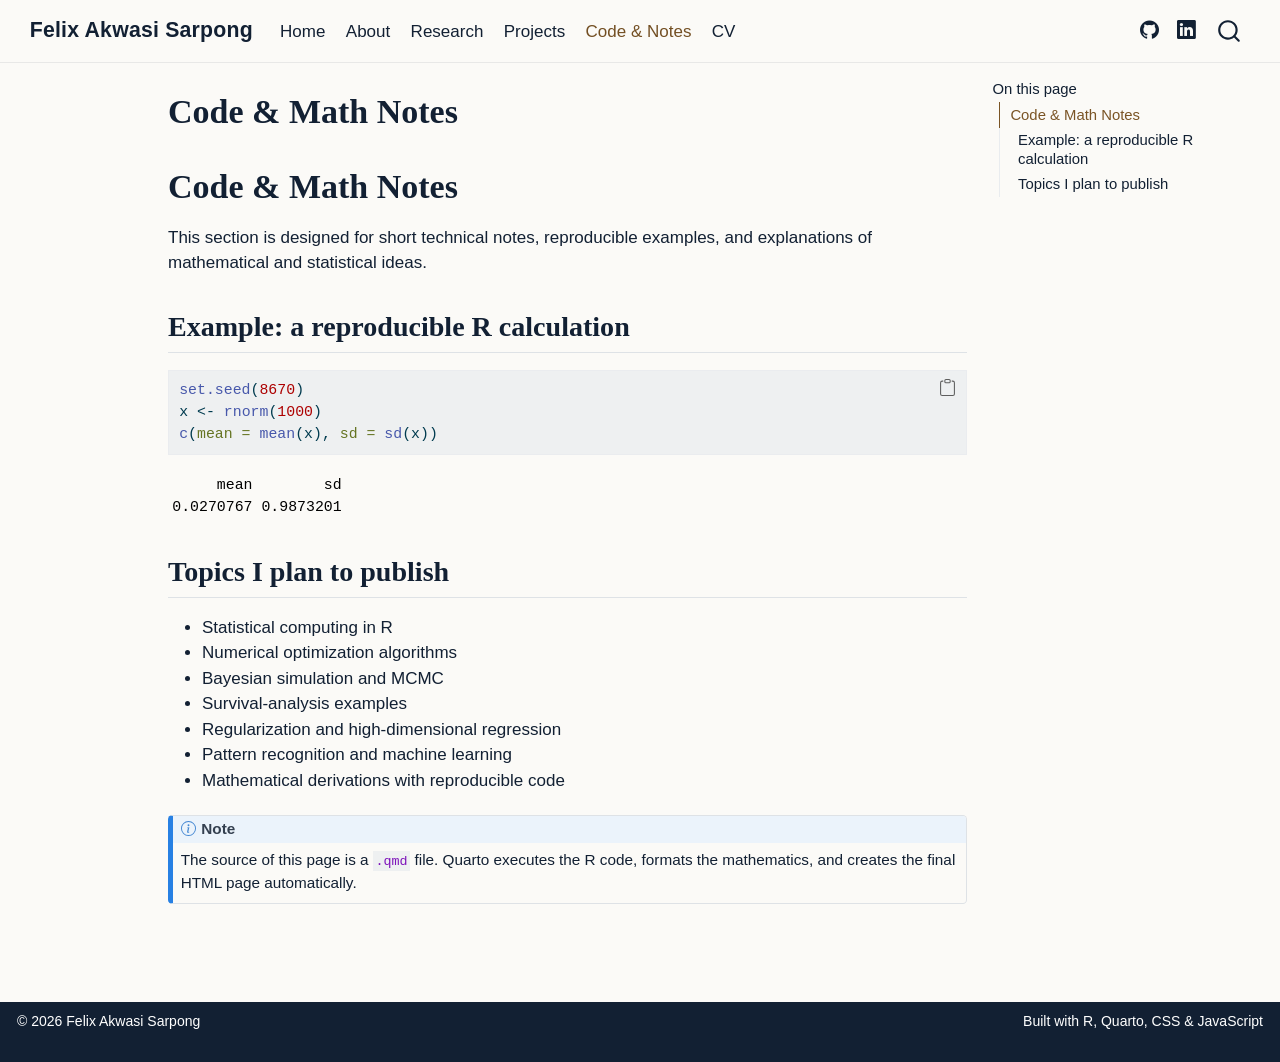
<file: notes.html>
<!DOCTYPE html>
<html xmlns="http://www.w3.org/1999/xhtml" lang="en" xml:lang="en"><head>

<meta charset="utf-8">
<meta name="generator" content="quarto-1.10.18">

<meta name="viewport" content="width=device-width, initial-scale=1.0, user-scalable=yes">


<title>Code &amp; Math Notes – Felix Akwasi Sarpong</title>
<style>
/* Default styles provided by pandoc.
** See https://pandoc.org/MANUAL.html#variables-for-html for config info.
*/
span.smallcaps{font-variant: small-caps;}
div.columns{display: flex; gap: 1.5em;}
div.column{flex: auto;}
@media screen {
div.columns{gap: min(4vw, 1.5em);}
div.column{overflow-x: auto;}
}
div.hanging-indent{margin-left: 1.5em; text-indent: -1.5em;}
ul.task-list{list-style: none;}
ul.task-list li input[type="checkbox"] {
  width: 0.8em;
  margin: 0 0.8em 0.2em -1em; /* quarto-specific, see https://github.com/quarto-dev/quarto-cli/issues/4556 */ 
  vertical-align: middle;
}
/* CSS for syntax highlighting */
html { -webkit-text-size-adjust: 100%; }
pre > code.sourceCode { white-space: pre; position: relative; }
pre > code.sourceCode > span { display: inline-block; line-height: 1.25; }
pre > code.sourceCode > span:empty { height: 1.2em; }
.sourceCode { overflow: visible; }
code.sourceCode > span { color: inherit; text-decoration: inherit; }
div.sourceCode { margin: 1em 0; }
pre.sourceCode { margin: 0; }
@media screen {
div.sourceCode { overflow: auto; }
}
@media print {
pre > code.sourceCode { white-space: pre-wrap; }
pre > code.sourceCode > span { text-indent: -5em; padding-left: 5em; }
}
pre.numberSource code
  { counter-reset: source-line 0; }
pre.numberSource code > span
  { position: relative; left: -4em; counter-increment: source-line; }
pre.numberSource code > span > a:first-child::before
  { content: counter(source-line);
    position: relative; left: -1em; text-align: right; vertical-align: baseline;
    border: none; display: inline-block;
    -webkit-touch-callout: none; -webkit-user-select: none;
    -khtml-user-select: none; -moz-user-select: none;
    -ms-user-select: none; user-select: none;
    padding: 0 4px; width: 4em;
  }
pre.numberSource { margin-left: 3em;  padding-left: 4px; }
div.sourceCode
  {   }
@media screen {
pre > code.sourceCode > span > a:first-child::before { text-decoration: underline; }
}
</style>


<script src="site_libs/quarto-nav/quarto-nav.js"></script>
<script src="site_libs/clipboard/clipboard.min.js"></script>
<script src="site_libs/quarto-search/autocomplete.umd.js"></script>
<script src="site_libs/quarto-search/fuse.min.js"></script>
<script src="site_libs/quarto-search/quarto-search.js"></script>
<meta name="quarto:offset" content="./">
<link href="./assets/profile.png" rel="icon" type="image/png">
<script src="site_libs/quarto-html/quarto.js" type="module"></script>
<script src="site_libs/quarto-html/tabsets/tabsets.js" type="module"></script>
<script src="site_libs/quarto-html/popper.min.js"></script>
<script src="site_libs/quarto-html/tippy.umd.min.js"></script>
<script src="site_libs/quarto-html/anchor.min.js"></script>
<link href="site_libs/quarto-html/tippy.css" rel="stylesheet">
<link href="site_libs/quarto-html/quarto-syntax-highlighting-64a204ab8560d761af7679ceaba22944.css" rel="stylesheet" id="quarto-text-highlighting-styles">
<script src="site_libs/bootstrap/bootstrap.min.js"></script>
<link href="site_libs/bootstrap/bootstrap-icons.css" rel="stylesheet">
<link href="site_libs/bootstrap/bootstrap-dffe708aa17f4114e51e0adef5d6b303.min.css" rel="stylesheet" append-hash="true" id="quarto-bootstrap" data-mode="light">
<script id="quarto-search-options" type="application/json">{
  "location": "navbar",
  "copy-button": false,
  "collapse-after": 3,
  "panel-placement": "end",
  "type": "overlay",
  "limit": 50,
  "keyboard-shortcut": [
    "f",
    "/",
    "s"
  ],
  "show-item-context": false,
  "language": {
    "search-no-results-text": "No results",
    "search-matching-documents-text": "matching documents",
    "search-copy-link-title": "Copy link to search",
    "search-hide-matches-text": "Hide additional matches",
    "search-more-match-text": "more match in this document",
    "search-more-matches-text": "more matches in this document",
    "search-clear-button-title": "Clear",
    "search-text-placeholder": "",
    "search-detached-cancel-button-title": "Cancel",
    "search-submit-button-title": "Submit",
    "search-label": "Search"
  }
}</script>
<style>html{ scroll-behavior: smooth; }</style>


<link rel="stylesheet" href="styles.css">
</head>

<body class="nav-fixed quarto-light">

<div id="quarto-search-results"></div>
  <header id="quarto-header" class="headroom fixed-top">
    <nav class="navbar navbar-expand-lg " data-bs-theme="dark">
      <div class="navbar-container container-fluid">
      <div class="navbar-brand-container mx-auto">
    <a class="navbar-brand" href="./index.html">
    <span class="navbar-title">Felix Akwasi Sarpong</span>
    </a>
  </div>
            <div id="quarto-search" class="" title="Search"></div>
          <button class="navbar-toggler" type="button" data-bs-toggle="collapse" data-bs-target="#navbarCollapse" aria-controls="navbarCollapse" role="menu" aria-expanded="false" aria-label="Toggle navigation" onclick="if (window.quartoToggleHeadroom) { window.quartoToggleHeadroom(); }">
  <span class="navbar-toggler-icon"></span>
</button>
          <div class="collapse navbar-collapse" id="navbarCollapse">
            <ul class="navbar-nav navbar-nav-scroll me-auto">
  <li class="nav-item">
    <a class="nav-link" href="./index.html"> 
<span class="menu-text">Home</span></a>
  </li>  
  <li class="nav-item">
    <a class="nav-link" href="./about.html"> 
<span class="menu-text">About</span></a>
  </li>  
  <li class="nav-item">
    <a class="nav-link" href="./research.html"> 
<span class="menu-text">Research</span></a>
  </li>  
  <li class="nav-item">
    <a class="nav-link" href="./projects.html"> 
<span class="menu-text">Projects</span></a>
  </li>  
  <li class="nav-item">
    <a class="nav-link active" href="./notes.html" aria-current="page"> 
<span class="menu-text">Code &amp; Notes</span></a>
  </li>  
  <li class="nav-item">
    <a class="nav-link" href="./cv.html"> 
<span class="menu-text">CV</span></a>
  </li>  
</ul>
            <ul class="navbar-nav navbar-nav-scroll ms-auto">
  <li class="nav-item compact">
    <a class="nav-link" href="https://github.com/fsarpong"> <i class="bi bi-github" role="img" aria-label="GitHub">
</i> 
<span class="menu-text"></span></a>
  </li>  
  <li class="nav-item compact">
    <a class="nav-link" href="https://www.linkedin.com/in/felix-akwasi-sarpong-504234121"> <i class="bi bi-linkedin" role="img" aria-label="LinkedIn">
</i> 
<span class="menu-text"></span></a>
  </li>  
</ul>
          </div> <!-- /navcollapse -->
            <div class="quarto-navbar-tools">
</div>
      </div> <!-- /container-fluid -->
    </nav>
</header>
<!-- content -->
<div id="quarto-content" class="quarto-container page-columns page-rows-contents page-layout-article page-navbar">
<!-- sidebar -->
<!-- margin-sidebar -->
    <div id="quarto-margin-sidebar" class="sidebar margin-sidebar">
        <nav id="TOC" role="doc-toc" class="toc-active">
    <h2 id="toc-title">On this page</h2>
   
  <ul>
  <li><a href="#code-math-notes" id="toc-code-math-notes" class="nav-link active" data-scroll-target="#code-math-notes">Code &amp; Math Notes</a>
  <ul class="collapse">
  <li><a href="#example-a-reproducible-r-calculation" id="toc-example-a-reproducible-r-calculation" class="nav-link" data-scroll-target="#example-a-reproducible-r-calculation">Example: a reproducible R calculation</a></li>
  <li><a href="#topics-i-plan-to-publish" id="toc-topics-i-plan-to-publish" class="nav-link" data-scroll-target="#topics-i-plan-to-publish">Topics I plan to publish</a></li>
  </ul></li>
  </ul>
</nav>
    </div>
<!-- main -->
<main class="content" id="quarto-document-content">

<header id="title-block-header" class="quarto-title-block default">
<div class="quarto-title">
<h1 class="title">Code &amp; Math Notes</h1>
</div>



<div class="quarto-title-meta">

    
  
    
  </div>
  


</header>


<section id="code-math-notes" class="level1">
<h1>Code &amp; Math Notes</h1>
<p>This section is designed for short technical notes, reproducible examples, and explanations of mathematical and statistical ideas.</p>
<section id="example-a-reproducible-r-calculation" class="level2">
<h2 class="anchored" data-anchor-id="example-a-reproducible-r-calculation">Example: a reproducible R calculation</h2>
<div class="cell">
<div class="code-copy-outer-scaffold"><div class="sourceCode cell-code" id="cb1"><pre class="sourceCode r code-with-copy"><code class="sourceCode r"><span id="cb1-1"><a href="#cb1-1" aria-hidden="true" tabindex="-1"></a><span class="fu">set.seed</span>(<span class="dv">8670</span>)</span>
<span id="cb1-2"><a href="#cb1-2" aria-hidden="true" tabindex="-1"></a>x <span class="ot">&lt;-</span> <span class="fu">rnorm</span>(<span class="dv">1000</span>)</span>
<span id="cb1-3"><a href="#cb1-3" aria-hidden="true" tabindex="-1"></a><span class="fu">c</span>(<span class="at">mean =</span> <span class="fu">mean</span>(x), <span class="at">sd =</span> <span class="fu">sd</span>(x))</span></code></pre></div><button title="Copy to Clipboard" class="code-copy-button"><i class="bi"></i></button></div>
<div class="cell-output cell-output-stdout">
<pre><code>     mean        sd 
0.0270767 0.9873201 </code></pre>
</div>
</div>
</section>
<section id="topics-i-plan-to-publish" class="level2">
<h2 class="anchored" data-anchor-id="topics-i-plan-to-publish">Topics I plan to publish</h2>
<ul>
<li>Statistical computing in R</li>
<li>Numerical optimization algorithms</li>
<li>Bayesian simulation and MCMC</li>
<li>Survival-analysis examples</li>
<li>Regularization and high-dimensional regression</li>
<li>Pattern recognition and machine learning</li>
<li>Mathematical derivations with reproducible code</li>
</ul>
<div class="callout callout-style-default callout-note callout-titled">
<div class="callout-header d-flex align-content-center">
<div class="callout-icon-container">
<i class="callout-icon"></i>
</div>
<div class="callout-title-container flex-fill">
Note
</div>
</div>
<div class="callout-body-container callout-body">
<p>The source of this page is a <code>.qmd</code> file. Quarto executes the R code, formats the mathematics, and creates the final HTML page automatically.</p>
</div>
</div>


</section>
</section>

</main> <!-- /main -->
<script>
document.addEventListener('DOMContentLoaded', () => {
  const links = document.querySelectorAll('a[href^="#"]');
  links.forEach(link => link.addEventListener('click', e => {
    const target = document.querySelector(link.getAttribute('href'));
    if (target) { e.preventDefault(); target.scrollIntoView({behavior:'smooth'}); }
  }));
});
</script>
<script id="quarto-html-after-body" type="application/javascript">
  window.document.addEventListener("DOMContentLoaded", function (event) {
    const icon = "";
    const anchorJS = new window.AnchorJS();
    anchorJS.options = {
      placement: 'right',
      icon: icon
    };
    anchorJS.add('.anchored');
    const isCodeAnnotation = (el) => {
      for (const clz of el.classList) {
        if (clz.startsWith('code-annotation-')) {                     
          return true;
        }
      }
      return false;
    }
    const onCopySuccess = function(e) {
      // button target
      const button = e.trigger;
      // don't keep focus
      button.blur();
      // flash "checked"
      button.classList.add('code-copy-button-checked');
      var currentTitle = button.getAttribute("title");
      button.setAttribute("title", "Copied!");
      let tooltip;
      if (window.bootstrap) {
        button.setAttribute("data-bs-toggle", "tooltip");
        button.setAttribute("data-bs-placement", "left");
        button.setAttribute("data-bs-title", "Copied!");
        tooltip = new bootstrap.Tooltip(button, 
          { trigger: "manual", 
            customClass: "code-copy-button-tooltip",
            offset: [0, -8]});
        tooltip.show();    
      }
      setTimeout(function() {
        if (tooltip) {
          tooltip.hide();
          button.removeAttribute("data-bs-title");
          button.removeAttribute("data-bs-toggle");
          button.removeAttribute("data-bs-placement");
        }
        button.setAttribute("title", currentTitle);
        button.classList.remove('code-copy-button-checked');
      }, 1000);
      // clear code selection
      e.clearSelection();
    }
    const getTextToCopy = function(trigger) {
      const outerScaffold = trigger.parentElement.cloneNode(true);
      const codeEl = outerScaffold.querySelector('code');
      for (const childEl of codeEl.children) {
        if (isCodeAnnotation(childEl)) {
          childEl.remove();
        }
      }
      return codeEl.innerText;
    }
    const clipboard = new window.ClipboardJS('.code-copy-button:not([data-in-quarto-modal])', {
      text: getTextToCopy
    });
    clipboard.on('success', onCopySuccess);
    if (window.document.getElementById('quarto-embedded-source-code-modal')) {
      const clipboardModal = new window.ClipboardJS('.code-copy-button[data-in-quarto-modal]', {
        text: getTextToCopy,
        container: window.document.getElementById('quarto-embedded-source-code-modal')
      });
      clipboardModal.on('success', onCopySuccess);
    }
      var localhostRegex = new RegExp(/^(?:http|https):\/\/localhost\:?[0-9]*\//);
      var mailtoRegex = new RegExp(/^mailto:/);
        var filterRegex = new RegExp("https:\/\/fsarpong\.github\.io");
      var isInternal = (href) => {
          return filterRegex.test(href) || localhostRegex.test(href) || mailtoRegex.test(href);
      }
      // Inspect non-navigation links and adorn them if external
     var links = window.document.querySelectorAll('a[href]:not(.nav-link):not(.navbar-brand):not(.toc-action):not(.sidebar-link):not(.sidebar-item-toggle):not(.pagination-link):not(.no-external):not([aria-hidden]):not(.dropdown-item):not(.quarto-navigation-tool):not(.about-link)');
      for (var i=0; i<links.length; i++) {
        const link = links[i];
        if (!isInternal(link.href)) {
          // undo the damage that might have been done by quarto-nav.js in the case of
          // links that we want to consider external
          if (link.dataset.originalHref !== undefined) {
            link.href = link.dataset.originalHref;
          }
        }
      }
    function tippyHover(el, contentFn, onTriggerFn, onUntriggerFn) {
      const config = {
        allowHTML: true,
        maxWidth: 500,
        delay: 100,
        arrow: false,
        appendTo: function(el) {
            return el.parentElement;
        },
        interactive: true,
        interactiveBorder: 10,
        theme: 'quarto',
        placement: 'bottom-start',
      };
      if (contentFn) {
        config.content = contentFn;
      }
      if (onTriggerFn) {
        config.onTrigger = onTriggerFn;
      }
      if (onUntriggerFn) {
        config.onUntrigger = onUntriggerFn;
      }
      window.tippy(el, config); 
    }
    const noterefs = window.document.querySelectorAll('a[role="doc-noteref"]');
    for (var i=0; i<noterefs.length; i++) {
      const ref = noterefs[i];
      tippyHover(ref, function() {
        // use id or data attribute instead here
        let href = ref.getAttribute('data-footnote-href') || ref.getAttribute('href');
        try { href = new URL(href).hash; } catch {}
        const id = href.replace(/^#\/?/, "");
        const note = window.document.getElementById(id);
        if (note) {
          return note.innerHTML;
        } else {
          return "";
        }
      });
    }
    const xrefs = window.document.querySelectorAll('a.quarto-xref');
    const processXRef = (id, note) => {
      // Strip column container classes
      const stripColumnClz = (el) => {
        el.classList.remove("page-full", "page-columns");
        if (el.children) {
          for (const child of el.children) {
            stripColumnClz(child);
          }
        }
      }
      stripColumnClz(note)
      if (id === null || id.startsWith('sec-')) {
        // Special case sections, only their first couple elements
        const container = document.createElement("div");
        if (note.children && note.children.length > 2) {
          container.appendChild(note.children[0].cloneNode(true));
          for (let i = 1; i < note.children.length; i++) {
            const child = note.children[i];
            if (child.tagName === "P" && child.innerText === "") {
              continue;
            } else {
              container.appendChild(child.cloneNode(true));
              break;
            }
          }
          if (window.Quarto?.typesetMath) {
            window.Quarto.typesetMath(container);
          }
          return container.innerHTML
        } else {
          if (window.Quarto?.typesetMath) {
            window.Quarto.typesetMath(note);
          }
          return note.innerHTML;
        }
      } else {
        // Remove any anchor links if they are present
        const anchorLink = note.querySelector('a.anchorjs-link');
        if (anchorLink) {
          anchorLink.remove();
        }
        if (window.Quarto?.typesetMath) {
          window.Quarto.typesetMath(note);
        }
        if (note.classList.contains("callout")) {
          return note.outerHTML;
        } else {
          return note.innerHTML;
        }
      }
    }
    for (var i=0; i<xrefs.length; i++) {
      const xref = xrefs[i];
      tippyHover(xref, undefined, function(instance) {
        instance.disable();
        let url = xref.getAttribute('href');
        let hash = undefined; 
        if (url.startsWith('#')) {
          hash = url;
        } else {
          try { hash = new URL(url).hash; } catch {}
        }
        if (hash) {
          const id = hash.replace(/^#\/?/, "");
          const note = window.document.getElementById(id);
          if (note !== null) {
            try {
              const html = processXRef(id, note.cloneNode(true));
              instance.setContent(html);
            } finally {
              instance.enable();
              instance.show();
            }
          } else {
            // See if we can fetch this
            fetch(url.split('#')[0])
            .then(res => res.text())
            .then(html => {
              const parser = new DOMParser();
              const htmlDoc = parser.parseFromString(html, "text/html");
              const note = htmlDoc.getElementById(id);
              if (note !== null) {
                const html = processXRef(id, note);
                instance.setContent(html);
              } 
            }).finally(() => {
              instance.enable();
              instance.show();
            });
          }
        } else {
          // See if we can fetch a full url (with no hash to target)
          // This is a special case and we should probably do some content thinning / targeting
          fetch(url)
          .then(res => res.text())
          .then(html => {
            const parser = new DOMParser();
            const htmlDoc = parser.parseFromString(html, "text/html");
            const note = htmlDoc.querySelector('main.content');
            if (note !== null) {
              // This should only happen for chapter cross references
              // (since there is no id in the URL)
              // remove the first header
              if (note.children.length > 0 && note.children[0].tagName === "HEADER") {
                note.children[0].remove();
              }
              const html = processXRef(null, note);
              instance.setContent(html);
            } 
          }).finally(() => {
            instance.enable();
            instance.show();
          });
        }
      }, function(instance) {
      });
    }
        let selectedAnnoteEl;
        const selectorForAnnotation = ( cell, annotation) => {
          let cellAttr = 'data-code-cell="' + cell + '"';
          let lineAttr = 'data-code-annotation="' +  annotation + '"';
          const selector = 'span[' + cellAttr + '][' + lineAttr + ']';
          return selector;
        }
        const selectCodeLines = (annoteEl) => {
          const doc = window.document;
          const targetCell = annoteEl.getAttribute("data-target-cell");
          const targetAnnotation = annoteEl.getAttribute("data-target-annotation");
          const annoteSpan = window.document.querySelector(selectorForAnnotation(targetCell, targetAnnotation));
          const lines = annoteSpan.getAttribute("data-code-lines").split(",");
          const lineIds = lines.map((line) => {
            return targetCell + "-" + line;
          })
          let top = null;
          let height = null;
          let parent = null;
          if (lineIds.length > 0) {
              //compute the position of the single el (top and bottom and make a div)
              const el = window.document.getElementById(lineIds[0]);
              top = el.offsetTop;
              height = el.offsetHeight;
              parent = el.parentElement.parentElement;
            if (lineIds.length > 1) {
              const lastEl = window.document.getElementById(lineIds[lineIds.length - 1]);
              const bottom = lastEl.offsetTop + lastEl.offsetHeight;
              height = bottom - top;
            }
            if (top !== null && height !== null && parent !== null) {
              // cook up a div (if necessary) and position it 
              let div = window.document.getElementById("code-annotation-line-highlight");
              if (div === null) {
                div = window.document.createElement("div");
                div.setAttribute("id", "code-annotation-line-highlight");
                div.style.position = 'absolute';
                parent.appendChild(div);
              }
              div.style.top = top - 2 + "px";
              div.style.height = height + 4 + "px";
              div.style.left = 0;
              let gutterDiv = window.document.getElementById("code-annotation-line-highlight-gutter");
              if (gutterDiv === null) {
                gutterDiv = window.document.createElement("div");
                gutterDiv.setAttribute("id", "code-annotation-line-highlight-gutter");
                gutterDiv.style.position = 'absolute';
                const codeCell = window.document.getElementById(targetCell);
                const gutter = codeCell.querySelector('.code-annotation-gutter');
                gutter.appendChild(gutterDiv);
              }
              gutterDiv.style.top = top - 2 + "px";
              gutterDiv.style.height = height + 4 + "px";
            }
            selectedAnnoteEl = annoteEl;
          }
        };
        const unselectCodeLines = () => {
          const elementsIds = ["code-annotation-line-highlight", "code-annotation-line-highlight-gutter"];
          elementsIds.forEach((elId) => {
            const div = window.document.getElementById(elId);
            if (div) {
              div.remove();
            }
          });
          selectedAnnoteEl = undefined;
        };
          // Handle positioning of the toggle
      window.addEventListener(
        "resize",
        throttle(() => {
          elRect = undefined;
          if (selectedAnnoteEl) {
            selectCodeLines(selectedAnnoteEl);
          }
        }, 10)
      );
      function throttle(fn, ms) {
      let throttle = false;
      let timer;
        return (...args) => {
          if(!throttle) { // first call gets through
              fn.apply(this, args);
              throttle = true;
          } else { // all the others get throttled
              if(timer) clearTimeout(timer); // cancel #2
              timer = setTimeout(() => {
                fn.apply(this, args);
                timer = throttle = false;
              }, ms);
          }
        };
      }
        // Attach click handler to the DT
        const annoteDls = window.document.querySelectorAll('dt[data-target-cell]');
        for (const annoteDlNode of annoteDls) {
          annoteDlNode.addEventListener('click', (event) => {
            const clickedEl = event.target;
            if (clickedEl !== selectedAnnoteEl) {
              unselectCodeLines();
              const activeEl = window.document.querySelector('dt[data-target-cell].code-annotation-active');
              if (activeEl) {
                activeEl.classList.remove('code-annotation-active');
              }
              selectCodeLines(clickedEl);
              clickedEl.classList.add('code-annotation-active');
            } else {
              // Unselect the line
              unselectCodeLines();
              clickedEl.classList.remove('code-annotation-active');
            }
          });
        }
    const findCites = (el) => {
      const parentEl = el.parentElement;
      if (parentEl) {
        const cites = parentEl.dataset.cites;
        if (cites) {
          return {
            el,
            cites: cites.split(' ')
          };
        } else {
          return findCites(el.parentElement)
        }
      } else {
        return undefined;
      }
    };
    var bibliorefs = window.document.querySelectorAll('a[role="doc-biblioref"]');
    for (var i=0; i<bibliorefs.length; i++) {
      const ref = bibliorefs[i];
      const citeInfo = findCites(ref);
      if (citeInfo) {
        tippyHover(citeInfo.el, function() {
          var popup = window.document.createElement('div');
          citeInfo.cites.forEach(function(cite) {
            var citeDiv = window.document.createElement('div');
            citeDiv.classList.add('hanging-indent');
            citeDiv.classList.add('csl-entry');
            var biblioDiv = window.document.getElementById('ref-' + cite);
            if (biblioDiv) {
              citeDiv.innerHTML = biblioDiv.innerHTML;
            }
            popup.appendChild(citeDiv);
          });
          return popup.innerHTML;
        });
      }
    }
  });
  </script>
</div> <!-- /content -->
<footer class="footer">
  <div class="nav-footer">
    <div class="nav-footer-left">
<p>© 2026 Felix Akwasi Sarpong</p>
</div>   
    <div class="nav-footer-center">
      &nbsp;
    </div>
    <div class="nav-footer-right">
<p>Built with R, Quarto, CSS &amp; JavaScript</p>
</div>
  </div>
</footer>




<script src="site_libs/quarto-html/zenscroll-min.js"></script>
</body></html>
</file>
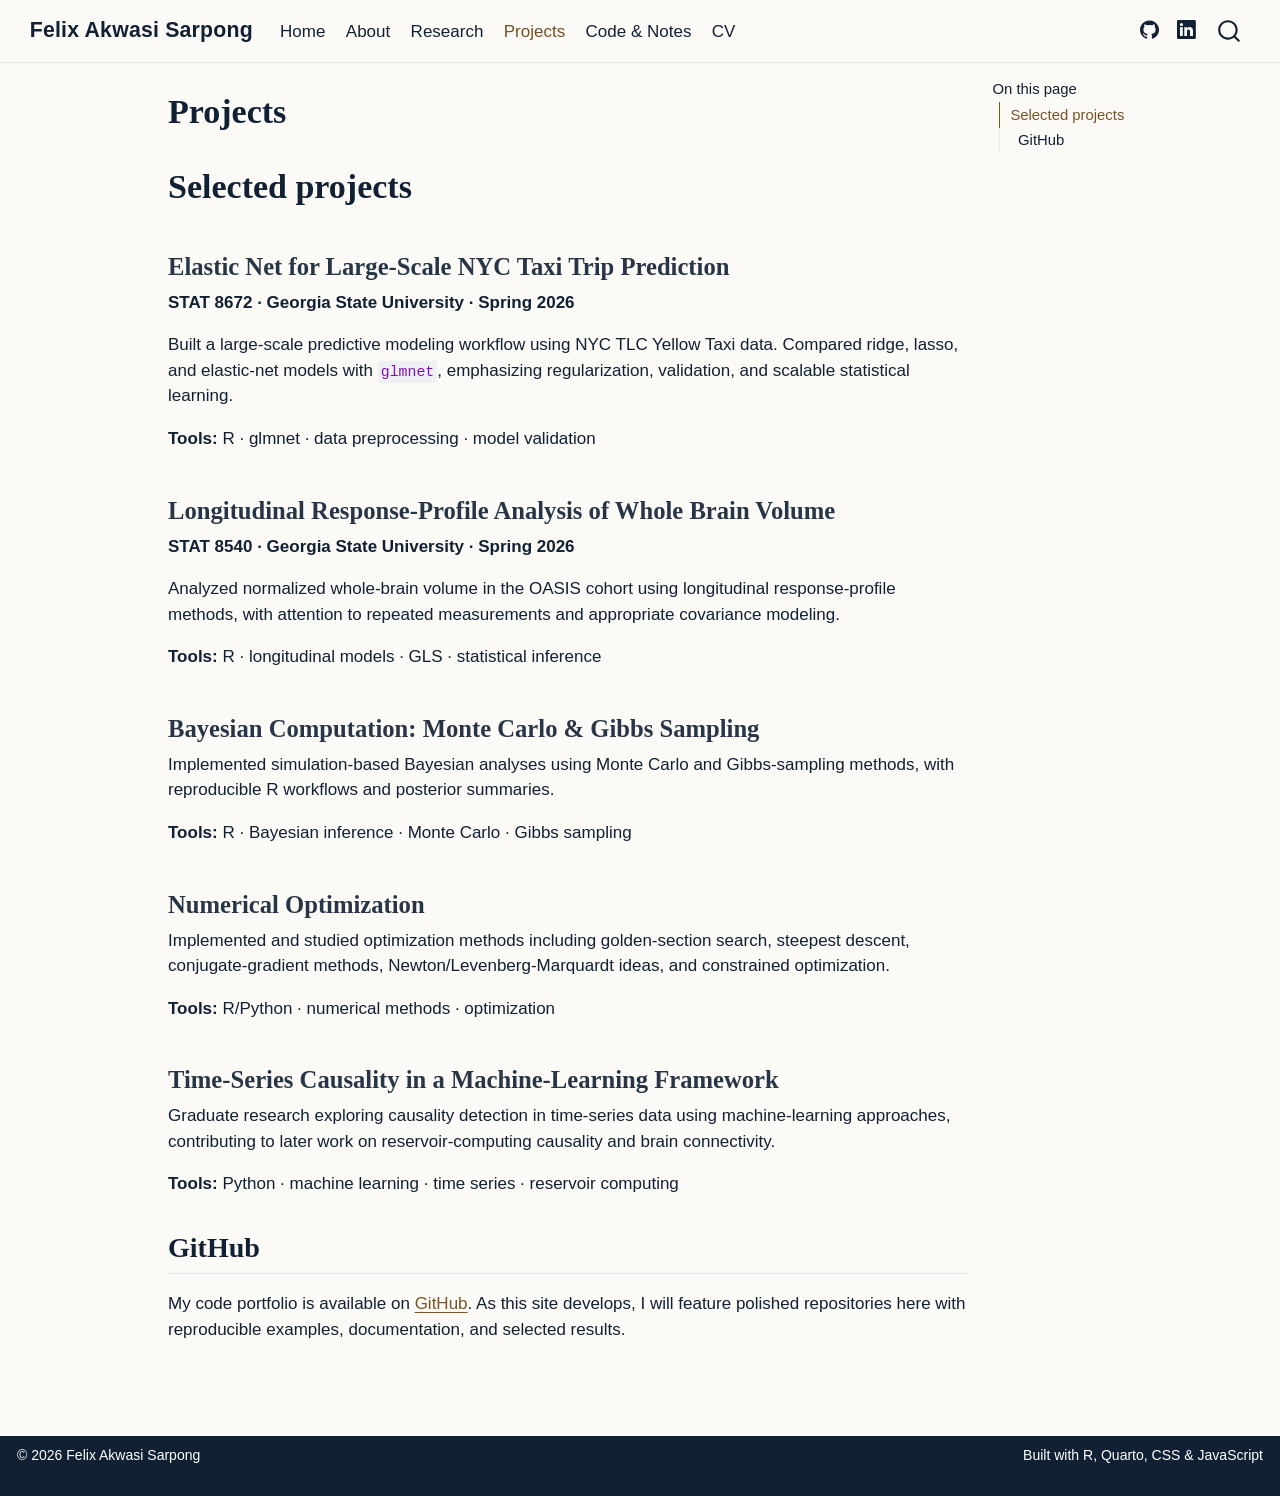
<file: projects.html>
<!DOCTYPE html>
<html xmlns="http://www.w3.org/1999/xhtml" lang="en" xml:lang="en"><head>

<meta charset="utf-8">
<meta name="generator" content="quarto-1.10.18">

<meta name="viewport" content="width=device-width, initial-scale=1.0, user-scalable=yes">


<title>Projects – Felix Akwasi Sarpong</title>
<style>
/* Default styles provided by pandoc.
** See https://pandoc.org/MANUAL.html#variables-for-html for config info.
*/
span.smallcaps{font-variant: small-caps;}
div.columns{display: flex; gap: 1.5em;}
div.column{flex: auto;}
@media screen {
div.columns{gap: min(4vw, 1.5em);}
div.column{overflow-x: auto;}
}
div.hanging-indent{margin-left: 1.5em; text-indent: -1.5em;}
ul.task-list{list-style: none;}
ul.task-list li input[type="checkbox"] {
  width: 0.8em;
  margin: 0 0.8em 0.2em -1em; /* quarto-specific, see https://github.com/quarto-dev/quarto-cli/issues/4556 */ 
  vertical-align: middle;
}
</style>


<script src="site_libs/quarto-nav/quarto-nav.js"></script>
<script src="site_libs/clipboard/clipboard.min.js"></script>
<script src="site_libs/quarto-search/autocomplete.umd.js"></script>
<script src="site_libs/quarto-search/fuse.min.js"></script>
<script src="site_libs/quarto-search/quarto-search.js"></script>
<meta name="quarto:offset" content="./">
<link href="./assets/profile.png" rel="icon" type="image/png">
<script src="site_libs/quarto-html/quarto.js" type="module"></script>
<script src="site_libs/quarto-html/tabsets/tabsets.js" type="module"></script>
<script src="site_libs/quarto-html/popper.min.js"></script>
<script src="site_libs/quarto-html/tippy.umd.min.js"></script>
<script src="site_libs/quarto-html/anchor.min.js"></script>
<link href="site_libs/quarto-html/tippy.css" rel="stylesheet">
<link href="site_libs/quarto-html/quarto-syntax-highlighting-64a204ab8560d761af7679ceaba22944.css" rel="stylesheet" id="quarto-text-highlighting-styles">
<script src="site_libs/bootstrap/bootstrap.min.js"></script>
<link href="site_libs/bootstrap/bootstrap-icons.css" rel="stylesheet">
<link href="site_libs/bootstrap/bootstrap-dffe708aa17f4114e51e0adef5d6b303.min.css" rel="stylesheet" append-hash="true" id="quarto-bootstrap" data-mode="light">
<script id="quarto-search-options" type="application/json">{
  "location": "navbar",
  "copy-button": false,
  "collapse-after": 3,
  "panel-placement": "end",
  "type": "overlay",
  "limit": 50,
  "keyboard-shortcut": [
    "f",
    "/",
    "s"
  ],
  "show-item-context": false,
  "language": {
    "search-no-results-text": "No results",
    "search-matching-documents-text": "matching documents",
    "search-copy-link-title": "Copy link to search",
    "search-hide-matches-text": "Hide additional matches",
    "search-more-match-text": "more match in this document",
    "search-more-matches-text": "more matches in this document",
    "search-clear-button-title": "Clear",
    "search-text-placeholder": "",
    "search-detached-cancel-button-title": "Cancel",
    "search-submit-button-title": "Submit",
    "search-label": "Search"
  }
}</script>
<style>html{ scroll-behavior: smooth; }</style>


<link rel="stylesheet" href="styles.css">
</head>

<body class="nav-fixed quarto-light">

<div id="quarto-search-results"></div>
  <header id="quarto-header" class="headroom fixed-top">
    <nav class="navbar navbar-expand-lg " data-bs-theme="dark">
      <div class="navbar-container container-fluid">
      <div class="navbar-brand-container mx-auto">
    <a class="navbar-brand" href="./index.html">
    <span class="navbar-title">Felix Akwasi Sarpong</span>
    </a>
  </div>
            <div id="quarto-search" class="" title="Search"></div>
          <button class="navbar-toggler" type="button" data-bs-toggle="collapse" data-bs-target="#navbarCollapse" aria-controls="navbarCollapse" role="menu" aria-expanded="false" aria-label="Toggle navigation" onclick="if (window.quartoToggleHeadroom) { window.quartoToggleHeadroom(); }">
  <span class="navbar-toggler-icon"></span>
</button>
          <div class="collapse navbar-collapse" id="navbarCollapse">
            <ul class="navbar-nav navbar-nav-scroll me-auto">
  <li class="nav-item">
    <a class="nav-link" href="./index.html"> 
<span class="menu-text">Home</span></a>
  </li>  
  <li class="nav-item">
    <a class="nav-link" href="./about.html"> 
<span class="menu-text">About</span></a>
  </li>  
  <li class="nav-item">
    <a class="nav-link" href="./research.html"> 
<span class="menu-text">Research</span></a>
  </li>  
  <li class="nav-item">
    <a class="nav-link active" href="./projects.html" aria-current="page"> 
<span class="menu-text">Projects</span></a>
  </li>  
  <li class="nav-item">
    <a class="nav-link" href="./notes.html"> 
<span class="menu-text">Code &amp; Notes</span></a>
  </li>  
  <li class="nav-item">
    <a class="nav-link" href="./cv.html"> 
<span class="menu-text">CV</span></a>
  </li>  
</ul>
            <ul class="navbar-nav navbar-nav-scroll ms-auto">
  <li class="nav-item compact">
    <a class="nav-link" href="https://github.com/fsarpong"> <i class="bi bi-github" role="img" aria-label="GitHub">
</i> 
<span class="menu-text"></span></a>
  </li>  
  <li class="nav-item compact">
    <a class="nav-link" href="https://www.linkedin.com/in/felix-akwasi-sarpong-504234121"> <i class="bi bi-linkedin" role="img" aria-label="LinkedIn">
</i> 
<span class="menu-text"></span></a>
  </li>  
</ul>
          </div> <!-- /navcollapse -->
            <div class="quarto-navbar-tools">
</div>
      </div> <!-- /container-fluid -->
    </nav>
</header>
<!-- content -->
<div id="quarto-content" class="quarto-container page-columns page-rows-contents page-layout-article page-navbar">
<!-- sidebar -->
<!-- margin-sidebar -->
    <div id="quarto-margin-sidebar" class="sidebar margin-sidebar">
        <nav id="TOC" role="doc-toc" class="toc-active">
    <h2 id="toc-title">On this page</h2>
   
  <ul>
  <li><a href="#selected-projects" id="toc-selected-projects" class="nav-link active" data-scroll-target="#selected-projects">Selected projects</a>
  <ul class="collapse">
  <li><a href="#github" id="toc-github" class="nav-link" data-scroll-target="#github">GitHub</a></li>
  </ul></li>
  </ul>
</nav>
    </div>
<!-- main -->
<main class="content" id="quarto-document-content">

<header id="title-block-header" class="quarto-title-block default">
<div class="quarto-title">
<h1 class="title">Projects</h1>
</div>



<div class="quarto-title-meta">

    
  
    
  </div>
  


</header>


<section id="selected-projects" class="level1">
<h1>Selected projects</h1>
<div class="project-list">
<section id="elastic-net-for-large-scale-nyc-taxi-trip-prediction" class="level3">
<h3 class="anchored" data-anchor-id="elastic-net-for-large-scale-nyc-taxi-trip-prediction">Elastic Net for Large-Scale NYC Taxi Trip Prediction</h3>
<p><strong>STAT 8672 · Georgia State University · Spring 2026</strong></p>
<p>Built a large-scale predictive modeling workflow using NYC TLC Yellow Taxi data. Compared ridge, lasso, and elastic-net models with <code>glmnet</code>, emphasizing regularization, validation, and scalable statistical learning.</p>
<p><strong>Tools:</strong> R · glmnet · data preprocessing · model validation</p>
</section>
<section id="longitudinal-response-profile-analysis-of-whole-brain-volume" class="level3">
<h3 class="anchored" data-anchor-id="longitudinal-response-profile-analysis-of-whole-brain-volume">Longitudinal Response-Profile Analysis of Whole Brain Volume</h3>
<p><strong>STAT 8540 · Georgia State University · Spring 2026</strong></p>
<p>Analyzed normalized whole-brain volume in the OASIS cohort using longitudinal response-profile methods, with attention to repeated measurements and appropriate covariance modeling.</p>
<p><strong>Tools:</strong> R · longitudinal models · GLS · statistical inference</p>
</section>
<section id="bayesian-computation-monte-carlo-gibbs-sampling" class="level3">
<h3 class="anchored" data-anchor-id="bayesian-computation-monte-carlo-gibbs-sampling">Bayesian Computation: Monte Carlo &amp; Gibbs Sampling</h3>
<p>Implemented simulation-based Bayesian analyses using Monte Carlo and Gibbs-sampling methods, with reproducible R workflows and posterior summaries.</p>
<p><strong>Tools:</strong> R · Bayesian inference · Monte Carlo · Gibbs sampling</p>
</section>
<section id="numerical-optimization" class="level3">
<h3 class="anchored" data-anchor-id="numerical-optimization">Numerical Optimization</h3>
<p>Implemented and studied optimization methods including golden-section search, steepest descent, conjugate-gradient methods, Newton/Levenberg-Marquardt ideas, and constrained optimization.</p>
<p><strong>Tools:</strong> R/Python · numerical methods · optimization</p>
</section>
<section id="time-series-causality-in-a-machine-learning-framework" class="level3">
<h3 class="anchored" data-anchor-id="time-series-causality-in-a-machine-learning-framework">Time-Series Causality in a Machine-Learning Framework</h3>
<p>Graduate research exploring causality detection in time-series data using machine-learning approaches, contributing to later work on reservoir-computing causality and brain connectivity.</p>
<p><strong>Tools:</strong> Python · machine learning · time series · reservoir computing</p>
</section>
</div>
<section id="github" class="level2">
<h2 class="anchored" data-anchor-id="github">GitHub</h2>
<p>My code portfolio is available on <a href="https://github.com/fsarpong">GitHub</a>. As this site develops, I will feature polished repositories here with reproducible examples, documentation, and selected results.</p>


</section>
</section>

</main> <!-- /main -->
<script>
document.addEventListener('DOMContentLoaded', () => {
  const links = document.querySelectorAll('a[href^="#"]');
  links.forEach(link => link.addEventListener('click', e => {
    const target = document.querySelector(link.getAttribute('href'));
    if (target) { e.preventDefault(); target.scrollIntoView({behavior:'smooth'}); }
  }));
});
</script>
<script id="quarto-html-after-body" type="application/javascript">
  window.document.addEventListener("DOMContentLoaded", function (event) {
    const icon = "";
    const anchorJS = new window.AnchorJS();
    anchorJS.options = {
      placement: 'right',
      icon: icon
    };
    anchorJS.add('.anchored');
    const isCodeAnnotation = (el) => {
      for (const clz of el.classList) {
        if (clz.startsWith('code-annotation-')) {                     
          return true;
        }
      }
      return false;
    }
    const onCopySuccess = function(e) {
      // button target
      const button = e.trigger;
      // don't keep focus
      button.blur();
      // flash "checked"
      button.classList.add('code-copy-button-checked');
      var currentTitle = button.getAttribute("title");
      button.setAttribute("title", "Copied!");
      let tooltip;
      if (window.bootstrap) {
        button.setAttribute("data-bs-toggle", "tooltip");
        button.setAttribute("data-bs-placement", "left");
        button.setAttribute("data-bs-title", "Copied!");
        tooltip = new bootstrap.Tooltip(button, 
          { trigger: "manual", 
            customClass: "code-copy-button-tooltip",
            offset: [0, -8]});
        tooltip.show();    
      }
      setTimeout(function() {
        if (tooltip) {
          tooltip.hide();
          button.removeAttribute("data-bs-title");
          button.removeAttribute("data-bs-toggle");
          button.removeAttribute("data-bs-placement");
        }
        button.setAttribute("title", currentTitle);
        button.classList.remove('code-copy-button-checked');
      }, 1000);
      // clear code selection
      e.clearSelection();
    }
    const getTextToCopy = function(trigger) {
      const outerScaffold = trigger.parentElement.cloneNode(true);
      const codeEl = outerScaffold.querySelector('code');
      for (const childEl of codeEl.children) {
        if (isCodeAnnotation(childEl)) {
          childEl.remove();
        }
      }
      return codeEl.innerText;
    }
    const clipboard = new window.ClipboardJS('.code-copy-button:not([data-in-quarto-modal])', {
      text: getTextToCopy
    });
    clipboard.on('success', onCopySuccess);
    if (window.document.getElementById('quarto-embedded-source-code-modal')) {
      const clipboardModal = new window.ClipboardJS('.code-copy-button[data-in-quarto-modal]', {
        text: getTextToCopy,
        container: window.document.getElementById('quarto-embedded-source-code-modal')
      });
      clipboardModal.on('success', onCopySuccess);
    }
      var localhostRegex = new RegExp(/^(?:http|https):\/\/localhost\:?[0-9]*\//);
      var mailtoRegex = new RegExp(/^mailto:/);
        var filterRegex = new RegExp("https:\/\/fsarpong\.github\.io");
      var isInternal = (href) => {
          return filterRegex.test(href) || localhostRegex.test(href) || mailtoRegex.test(href);
      }
      // Inspect non-navigation links and adorn them if external
     var links = window.document.querySelectorAll('a[href]:not(.nav-link):not(.navbar-brand):not(.toc-action):not(.sidebar-link):not(.sidebar-item-toggle):not(.pagination-link):not(.no-external):not([aria-hidden]):not(.dropdown-item):not(.quarto-navigation-tool):not(.about-link)');
      for (var i=0; i<links.length; i++) {
        const link = links[i];
        if (!isInternal(link.href)) {
          // undo the damage that might have been done by quarto-nav.js in the case of
          // links that we want to consider external
          if (link.dataset.originalHref !== undefined) {
            link.href = link.dataset.originalHref;
          }
        }
      }
    function tippyHover(el, contentFn, onTriggerFn, onUntriggerFn) {
      const config = {
        allowHTML: true,
        maxWidth: 500,
        delay: 100,
        arrow: false,
        appendTo: function(el) {
            return el.parentElement;
        },
        interactive: true,
        interactiveBorder: 10,
        theme: 'quarto',
        placement: 'bottom-start',
      };
      if (contentFn) {
        config.content = contentFn;
      }
      if (onTriggerFn) {
        config.onTrigger = onTriggerFn;
      }
      if (onUntriggerFn) {
        config.onUntrigger = onUntriggerFn;
      }
      window.tippy(el, config); 
    }
    const noterefs = window.document.querySelectorAll('a[role="doc-noteref"]');
    for (var i=0; i<noterefs.length; i++) {
      const ref = noterefs[i];
      tippyHover(ref, function() {
        // use id or data attribute instead here
        let href = ref.getAttribute('data-footnote-href') || ref.getAttribute('href');
        try { href = new URL(href).hash; } catch {}
        const id = href.replace(/^#\/?/, "");
        const note = window.document.getElementById(id);
        if (note) {
          return note.innerHTML;
        } else {
          return "";
        }
      });
    }
    const xrefs = window.document.querySelectorAll('a.quarto-xref');
    const processXRef = (id, note) => {
      // Strip column container classes
      const stripColumnClz = (el) => {
        el.classList.remove("page-full", "page-columns");
        if (el.children) {
          for (const child of el.children) {
            stripColumnClz(child);
          }
        }
      }
      stripColumnClz(note)
      if (id === null || id.startsWith('sec-')) {
        // Special case sections, only their first couple elements
        const container = document.createElement("div");
        if (note.children && note.children.length > 2) {
          container.appendChild(note.children[0].cloneNode(true));
          for (let i = 1; i < note.children.length; i++) {
            const child = note.children[i];
            if (child.tagName === "P" && child.innerText === "") {
              continue;
            } else {
              container.appendChild(child.cloneNode(true));
              break;
            }
          }
          if (window.Quarto?.typesetMath) {
            window.Quarto.typesetMath(container);
          }
          return container.innerHTML
        } else {
          if (window.Quarto?.typesetMath) {
            window.Quarto.typesetMath(note);
          }
          return note.innerHTML;
        }
      } else {
        // Remove any anchor links if they are present
        const anchorLink = note.querySelector('a.anchorjs-link');
        if (anchorLink) {
          anchorLink.remove();
        }
        if (window.Quarto?.typesetMath) {
          window.Quarto.typesetMath(note);
        }
        if (note.classList.contains("callout")) {
          return note.outerHTML;
        } else {
          return note.innerHTML;
        }
      }
    }
    for (var i=0; i<xrefs.length; i++) {
      const xref = xrefs[i];
      tippyHover(xref, undefined, function(instance) {
        instance.disable();
        let url = xref.getAttribute('href');
        let hash = undefined; 
        if (url.startsWith('#')) {
          hash = url;
        } else {
          try { hash = new URL(url).hash; } catch {}
        }
        if (hash) {
          const id = hash.replace(/^#\/?/, "");
          const note = window.document.getElementById(id);
          if (note !== null) {
            try {
              const html = processXRef(id, note.cloneNode(true));
              instance.setContent(html);
            } finally {
              instance.enable();
              instance.show();
            }
          } else {
            // See if we can fetch this
            fetch(url.split('#')[0])
            .then(res => res.text())
            .then(html => {
              const parser = new DOMParser();
              const htmlDoc = parser.parseFromString(html, "text/html");
              const note = htmlDoc.getElementById(id);
              if (note !== null) {
                const html = processXRef(id, note);
                instance.setContent(html);
              } 
            }).finally(() => {
              instance.enable();
              instance.show();
            });
          }
        } else {
          // See if we can fetch a full url (with no hash to target)
          // This is a special case and we should probably do some content thinning / targeting
          fetch(url)
          .then(res => res.text())
          .then(html => {
            const parser = new DOMParser();
            const htmlDoc = parser.parseFromString(html, "text/html");
            const note = htmlDoc.querySelector('main.content');
            if (note !== null) {
              // This should only happen for chapter cross references
              // (since there is no id in the URL)
              // remove the first header
              if (note.children.length > 0 && note.children[0].tagName === "HEADER") {
                note.children[0].remove();
              }
              const html = processXRef(null, note);
              instance.setContent(html);
            } 
          }).finally(() => {
            instance.enable();
            instance.show();
          });
        }
      }, function(instance) {
      });
    }
        let selectedAnnoteEl;
        const selectorForAnnotation = ( cell, annotation) => {
          let cellAttr = 'data-code-cell="' + cell + '"';
          let lineAttr = 'data-code-annotation="' +  annotation + '"';
          const selector = 'span[' + cellAttr + '][' + lineAttr + ']';
          return selector;
        }
        const selectCodeLines = (annoteEl) => {
          const doc = window.document;
          const targetCell = annoteEl.getAttribute("data-target-cell");
          const targetAnnotation = annoteEl.getAttribute("data-target-annotation");
          const annoteSpan = window.document.querySelector(selectorForAnnotation(targetCell, targetAnnotation));
          const lines = annoteSpan.getAttribute("data-code-lines").split(",");
          const lineIds = lines.map((line) => {
            return targetCell + "-" + line;
          })
          let top = null;
          let height = null;
          let parent = null;
          if (lineIds.length > 0) {
              //compute the position of the single el (top and bottom and make a div)
              const el = window.document.getElementById(lineIds[0]);
              top = el.offsetTop;
              height = el.offsetHeight;
              parent = el.parentElement.parentElement;
            if (lineIds.length > 1) {
              const lastEl = window.document.getElementById(lineIds[lineIds.length - 1]);
              const bottom = lastEl.offsetTop + lastEl.offsetHeight;
              height = bottom - top;
            }
            if (top !== null && height !== null && parent !== null) {
              // cook up a div (if necessary) and position it 
              let div = window.document.getElementById("code-annotation-line-highlight");
              if (div === null) {
                div = window.document.createElement("div");
                div.setAttribute("id", "code-annotation-line-highlight");
                div.style.position = 'absolute';
                parent.appendChild(div);
              }
              div.style.top = top - 2 + "px";
              div.style.height = height + 4 + "px";
              div.style.left = 0;
              let gutterDiv = window.document.getElementById("code-annotation-line-highlight-gutter");
              if (gutterDiv === null) {
                gutterDiv = window.document.createElement("div");
                gutterDiv.setAttribute("id", "code-annotation-line-highlight-gutter");
                gutterDiv.style.position = 'absolute';
                const codeCell = window.document.getElementById(targetCell);
                const gutter = codeCell.querySelector('.code-annotation-gutter');
                gutter.appendChild(gutterDiv);
              }
              gutterDiv.style.top = top - 2 + "px";
              gutterDiv.style.height = height + 4 + "px";
            }
            selectedAnnoteEl = annoteEl;
          }
        };
        const unselectCodeLines = () => {
          const elementsIds = ["code-annotation-line-highlight", "code-annotation-line-highlight-gutter"];
          elementsIds.forEach((elId) => {
            const div = window.document.getElementById(elId);
            if (div) {
              div.remove();
            }
          });
          selectedAnnoteEl = undefined;
        };
          // Handle positioning of the toggle
      window.addEventListener(
        "resize",
        throttle(() => {
          elRect = undefined;
          if (selectedAnnoteEl) {
            selectCodeLines(selectedAnnoteEl);
          }
        }, 10)
      );
      function throttle(fn, ms) {
      let throttle = false;
      let timer;
        return (...args) => {
          if(!throttle) { // first call gets through
              fn.apply(this, args);
              throttle = true;
          } else { // all the others get throttled
              if(timer) clearTimeout(timer); // cancel #2
              timer = setTimeout(() => {
                fn.apply(this, args);
                timer = throttle = false;
              }, ms);
          }
        };
      }
        // Attach click handler to the DT
        const annoteDls = window.document.querySelectorAll('dt[data-target-cell]');
        for (const annoteDlNode of annoteDls) {
          annoteDlNode.addEventListener('click', (event) => {
            const clickedEl = event.target;
            if (clickedEl !== selectedAnnoteEl) {
              unselectCodeLines();
              const activeEl = window.document.querySelector('dt[data-target-cell].code-annotation-active');
              if (activeEl) {
                activeEl.classList.remove('code-annotation-active');
              }
              selectCodeLines(clickedEl);
              clickedEl.classList.add('code-annotation-active');
            } else {
              // Unselect the line
              unselectCodeLines();
              clickedEl.classList.remove('code-annotation-active');
            }
          });
        }
    const findCites = (el) => {
      const parentEl = el.parentElement;
      if (parentEl) {
        const cites = parentEl.dataset.cites;
        if (cites) {
          return {
            el,
            cites: cites.split(' ')
          };
        } else {
          return findCites(el.parentElement)
        }
      } else {
        return undefined;
      }
    };
    var bibliorefs = window.document.querySelectorAll('a[role="doc-biblioref"]');
    for (var i=0; i<bibliorefs.length; i++) {
      const ref = bibliorefs[i];
      const citeInfo = findCites(ref);
      if (citeInfo) {
        tippyHover(citeInfo.el, function() {
          var popup = window.document.createElement('div');
          citeInfo.cites.forEach(function(cite) {
            var citeDiv = window.document.createElement('div');
            citeDiv.classList.add('hanging-indent');
            citeDiv.classList.add('csl-entry');
            var biblioDiv = window.document.getElementById('ref-' + cite);
            if (biblioDiv) {
              citeDiv.innerHTML = biblioDiv.innerHTML;
            }
            popup.appendChild(citeDiv);
          });
          return popup.innerHTML;
        });
      }
    }
  });
  </script>
</div> <!-- /content -->
<footer class="footer">
  <div class="nav-footer">
    <div class="nav-footer-left">
<p>© 2026 Felix Akwasi Sarpong</p>
</div>   
    <div class="nav-footer-center">
      &nbsp;
    </div>
    <div class="nav-footer-right">
<p>Built with R, Quarto, CSS &amp; JavaScript</p>
</div>
  </div>
</footer>




<script src="site_libs/quarto-html/zenscroll-min.js"></script>
</body></html>
</file>
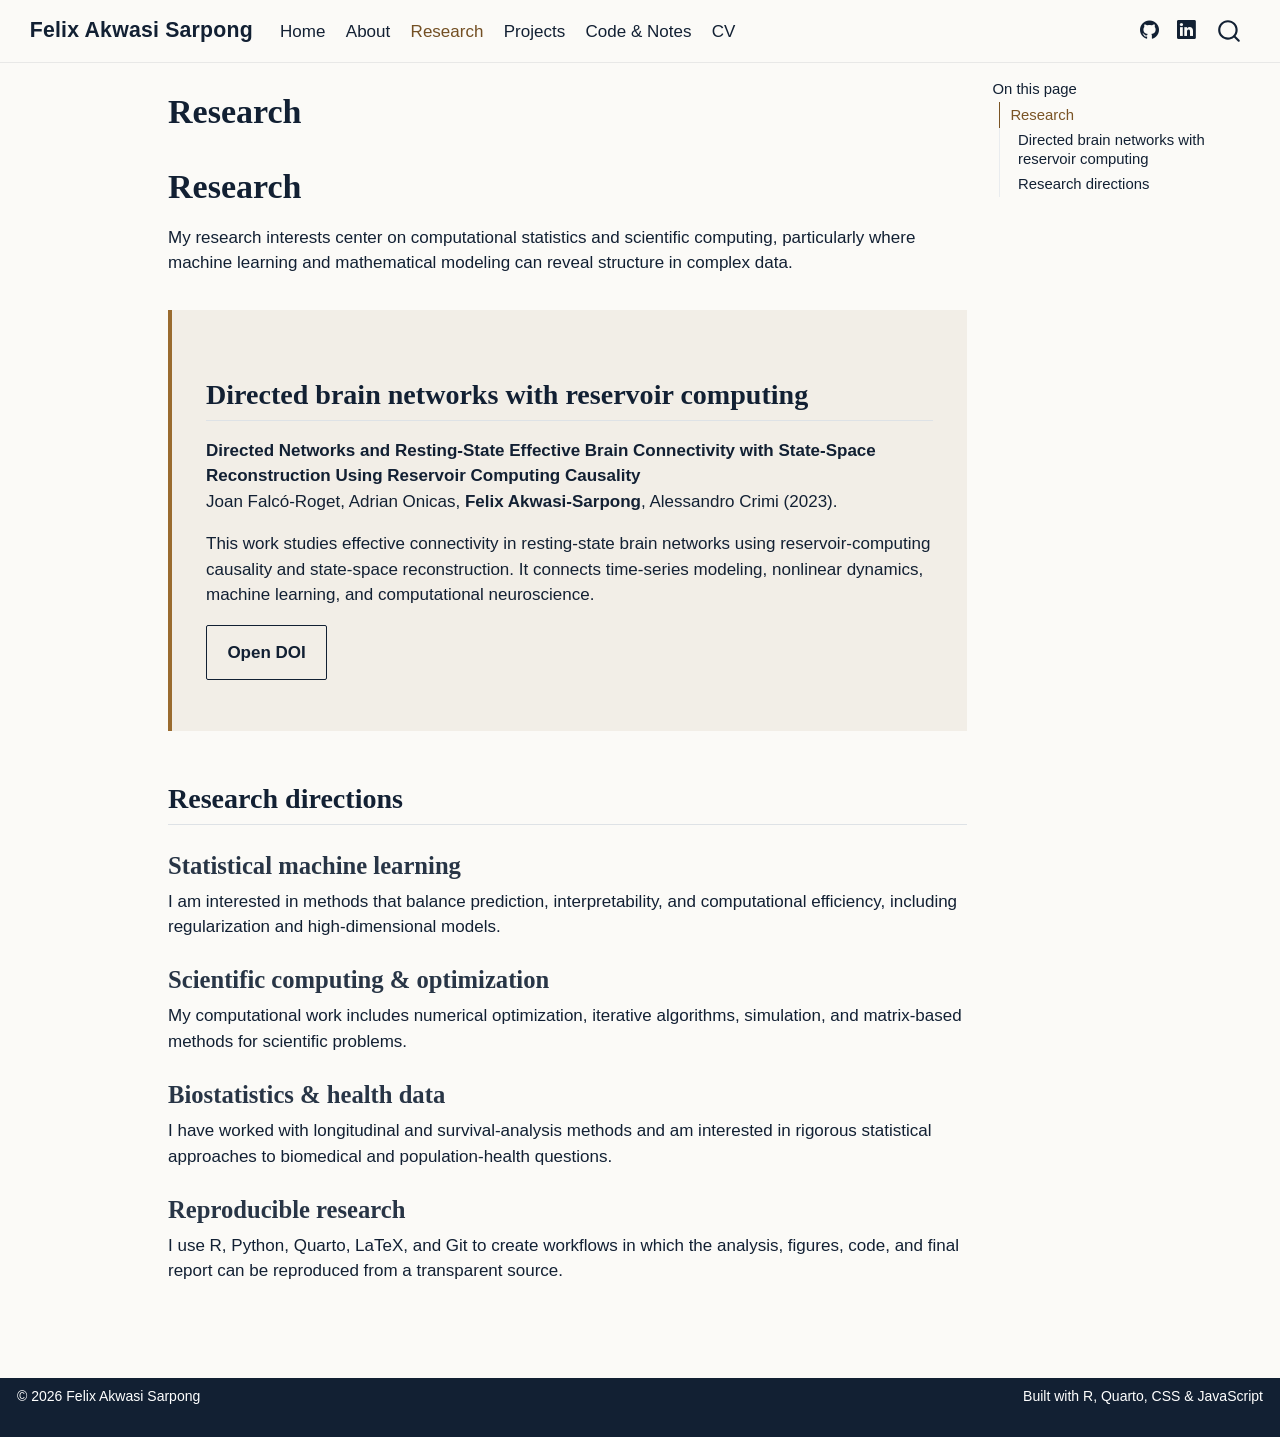
<file: research.html>
<!DOCTYPE html>
<html xmlns="http://www.w3.org/1999/xhtml" lang="en" xml:lang="en"><head>

<meta charset="utf-8">
<meta name="generator" content="quarto-1.10.18">

<meta name="viewport" content="width=device-width, initial-scale=1.0, user-scalable=yes">


<title>Research – Felix Akwasi Sarpong</title>
<style>
/* Default styles provided by pandoc.
** See https://pandoc.org/MANUAL.html#variables-for-html for config info.
*/
span.smallcaps{font-variant: small-caps;}
div.columns{display: flex; gap: 1.5em;}
div.column{flex: auto;}
@media screen {
div.columns{gap: min(4vw, 1.5em);}
div.column{overflow-x: auto;}
}
div.hanging-indent{margin-left: 1.5em; text-indent: -1.5em;}
ul.task-list{list-style: none;}
ul.task-list li input[type="checkbox"] {
  width: 0.8em;
  margin: 0 0.8em 0.2em -1em; /* quarto-specific, see https://github.com/quarto-dev/quarto-cli/issues/4556 */ 
  vertical-align: middle;
}
</style>


<script src="site_libs/quarto-nav/quarto-nav.js"></script>
<script src="site_libs/clipboard/clipboard.min.js"></script>
<script src="site_libs/quarto-search/autocomplete.umd.js"></script>
<script src="site_libs/quarto-search/fuse.min.js"></script>
<script src="site_libs/quarto-search/quarto-search.js"></script>
<meta name="quarto:offset" content="./">
<link href="./assets/profile.png" rel="icon" type="image/png">
<script src="site_libs/quarto-html/quarto.js" type="module"></script>
<script src="site_libs/quarto-html/tabsets/tabsets.js" type="module"></script>
<script src="site_libs/quarto-html/popper.min.js"></script>
<script src="site_libs/quarto-html/tippy.umd.min.js"></script>
<script src="site_libs/quarto-html/anchor.min.js"></script>
<link href="site_libs/quarto-html/tippy.css" rel="stylesheet">
<link href="site_libs/quarto-html/quarto-syntax-highlighting-64a204ab8560d761af7679ceaba22944.css" rel="stylesheet" id="quarto-text-highlighting-styles">
<script src="site_libs/bootstrap/bootstrap.min.js"></script>
<link href="site_libs/bootstrap/bootstrap-icons.css" rel="stylesheet">
<link href="site_libs/bootstrap/bootstrap-dffe708aa17f4114e51e0adef5d6b303.min.css" rel="stylesheet" append-hash="true" id="quarto-bootstrap" data-mode="light">
<script id="quarto-search-options" type="application/json">{
  "location": "navbar",
  "copy-button": false,
  "collapse-after": 3,
  "panel-placement": "end",
  "type": "overlay",
  "limit": 50,
  "keyboard-shortcut": [
    "f",
    "/",
    "s"
  ],
  "show-item-context": false,
  "language": {
    "search-no-results-text": "No results",
    "search-matching-documents-text": "matching documents",
    "search-copy-link-title": "Copy link to search",
    "search-hide-matches-text": "Hide additional matches",
    "search-more-match-text": "more match in this document",
    "search-more-matches-text": "more matches in this document",
    "search-clear-button-title": "Clear",
    "search-text-placeholder": "",
    "search-detached-cancel-button-title": "Cancel",
    "search-submit-button-title": "Submit",
    "search-label": "Search"
  }
}</script>
<style>html{ scroll-behavior: smooth; }</style>


<link rel="stylesheet" href="styles.css">
</head>

<body class="nav-fixed quarto-light">

<div id="quarto-search-results"></div>
  <header id="quarto-header" class="headroom fixed-top">
    <nav class="navbar navbar-expand-lg " data-bs-theme="dark">
      <div class="navbar-container container-fluid">
      <div class="navbar-brand-container mx-auto">
    <a class="navbar-brand" href="./index.html">
    <span class="navbar-title">Felix Akwasi Sarpong</span>
    </a>
  </div>
            <div id="quarto-search" class="" title="Search"></div>
          <button class="navbar-toggler" type="button" data-bs-toggle="collapse" data-bs-target="#navbarCollapse" aria-controls="navbarCollapse" role="menu" aria-expanded="false" aria-label="Toggle navigation" onclick="if (window.quartoToggleHeadroom) { window.quartoToggleHeadroom(); }">
  <span class="navbar-toggler-icon"></span>
</button>
          <div class="collapse navbar-collapse" id="navbarCollapse">
            <ul class="navbar-nav navbar-nav-scroll me-auto">
  <li class="nav-item">
    <a class="nav-link" href="./index.html"> 
<span class="menu-text">Home</span></a>
  </li>  
  <li class="nav-item">
    <a class="nav-link" href="./about.html"> 
<span class="menu-text">About</span></a>
  </li>  
  <li class="nav-item">
    <a class="nav-link active" href="./research.html" aria-current="page"> 
<span class="menu-text">Research</span></a>
  </li>  
  <li class="nav-item">
    <a class="nav-link" href="./projects.html"> 
<span class="menu-text">Projects</span></a>
  </li>  
  <li class="nav-item">
    <a class="nav-link" href="./notes.html"> 
<span class="menu-text">Code &amp; Notes</span></a>
  </li>  
  <li class="nav-item">
    <a class="nav-link" href="./cv.html"> 
<span class="menu-text">CV</span></a>
  </li>  
</ul>
            <ul class="navbar-nav navbar-nav-scroll ms-auto">
  <li class="nav-item compact">
    <a class="nav-link" href="https://github.com/fsarpong"> <i class="bi bi-github" role="img" aria-label="GitHub">
</i> 
<span class="menu-text"></span></a>
  </li>  
  <li class="nav-item compact">
    <a class="nav-link" href="https://www.linkedin.com/in/felix-akwasi-sarpong-504234121"> <i class="bi bi-linkedin" role="img" aria-label="LinkedIn">
</i> 
<span class="menu-text"></span></a>
  </li>  
</ul>
          </div> <!-- /navcollapse -->
            <div class="quarto-navbar-tools">
</div>
      </div> <!-- /container-fluid -->
    </nav>
</header>
<!-- content -->
<div id="quarto-content" class="quarto-container page-columns page-rows-contents page-layout-article page-navbar">
<!-- sidebar -->
<!-- margin-sidebar -->
    <div id="quarto-margin-sidebar" class="sidebar margin-sidebar">
        <nav id="TOC" role="doc-toc" class="toc-active">
    <h2 id="toc-title">On this page</h2>
   
  <ul>
  <li><a href="#research" id="toc-research" class="nav-link active" data-scroll-target="#research">Research</a>
  <ul class="collapse">
  <li><a href="#directed-brain-networks-with-reservoir-computing" id="toc-directed-brain-networks-with-reservoir-computing" class="nav-link" data-scroll-target="#directed-brain-networks-with-reservoir-computing">Directed brain networks with reservoir computing</a></li>
  <li><a href="#research-directions" id="toc-research-directions" class="nav-link" data-scroll-target="#research-directions">Research directions</a>
  <ul class="collapse">
  <li><a href="#statistical-machine-learning" id="toc-statistical-machine-learning" class="nav-link" data-scroll-target="#statistical-machine-learning">Statistical machine learning</a></li>
  <li><a href="#scientific-computing-optimization" id="toc-scientific-computing-optimization" class="nav-link" data-scroll-target="#scientific-computing-optimization">Scientific computing &amp; optimization</a></li>
  <li><a href="#biostatistics-health-data" id="toc-biostatistics-health-data" class="nav-link" data-scroll-target="#biostatistics-health-data">Biostatistics &amp; health data</a></li>
  <li><a href="#reproducible-research" id="toc-reproducible-research" class="nav-link" data-scroll-target="#reproducible-research">Reproducible research</a></li>
  </ul></li>
  </ul></li>
  </ul>
</nav>
    </div>
<!-- main -->
<main class="content" id="quarto-document-content">

<header id="title-block-header" class="quarto-title-block default">
<div class="quarto-title">
<h1 class="title">Research</h1>
</div>



<div class="quarto-title-meta">

    
  
    
  </div>
  


</header>


<section id="research" class="level1">
<h1>Research</h1>
<p>My research interests center on computational statistics and scientific computing, particularly where machine learning and mathematical modeling can reveal structure in complex data.</p>
<section id="directed-brain-networks-with-reservoir-computing" class="level2 research-highlight">
<h2 class="anchored" data-anchor-id="directed-brain-networks-with-reservoir-computing">Directed brain networks with reservoir computing</h2>
<p><strong>Directed Networks and Resting-State Effective Brain Connectivity with State-Space Reconstruction Using Reservoir Computing Causality</strong><br>
Joan Falcó-Roget, Adrian Onicas, <strong>Felix Akwasi-Sarpong</strong>, Alessandro Crimi (2023).</p>
<p>This work studies effective connectivity in resting-state brain networks using reservoir-computing causality and state-space reconstruction. It connects time-series modeling, nonlinear dynamics, machine learning, and computational neuroscience.</p>
<p><a href="https://doi.org/10.1101/2023.06.08.544175" class="btn-secondary">Open DOI</a></p>
</section>
<section id="research-directions" class="level2">
<h2 class="anchored" data-anchor-id="research-directions">Research directions</h2>
<section id="statistical-machine-learning" class="level3">
<h3 class="anchored" data-anchor-id="statistical-machine-learning">Statistical machine learning</h3>
<p>I am interested in methods that balance prediction, interpretability, and computational efficiency, including regularization and high-dimensional models.</p>
</section>
<section id="scientific-computing-optimization" class="level3">
<h3 class="anchored" data-anchor-id="scientific-computing-optimization">Scientific computing &amp; optimization</h3>
<p>My computational work includes numerical optimization, iterative algorithms, simulation, and matrix-based methods for scientific problems.</p>
</section>
<section id="biostatistics-health-data" class="level3">
<h3 class="anchored" data-anchor-id="biostatistics-health-data">Biostatistics &amp; health data</h3>
<p>I have worked with longitudinal and survival-analysis methods and am interested in rigorous statistical approaches to biomedical and population-health questions.</p>
</section>
<section id="reproducible-research" class="level3">
<h3 class="anchored" data-anchor-id="reproducible-research">Reproducible research</h3>
<p>I use R, Python, Quarto, LaTeX, and Git to create workflows in which the analysis, figures, code, and final report can be reproduced from a transparent source.</p>


</section>
</section>
</section>

</main> <!-- /main -->
<script>
document.addEventListener('DOMContentLoaded', () => {
  const links = document.querySelectorAll('a[href^="#"]');
  links.forEach(link => link.addEventListener('click', e => {
    const target = document.querySelector(link.getAttribute('href'));
    if (target) { e.preventDefault(); target.scrollIntoView({behavior:'smooth'}); }
  }));
});
</script>
<script id="quarto-html-after-body" type="application/javascript">
  window.document.addEventListener("DOMContentLoaded", function (event) {
    const icon = "";
    const anchorJS = new window.AnchorJS();
    anchorJS.options = {
      placement: 'right',
      icon: icon
    };
    anchorJS.add('.anchored');
    const isCodeAnnotation = (el) => {
      for (const clz of el.classList) {
        if (clz.startsWith('code-annotation-')) {                     
          return true;
        }
      }
      return false;
    }
    const onCopySuccess = function(e) {
      // button target
      const button = e.trigger;
      // don't keep focus
      button.blur();
      // flash "checked"
      button.classList.add('code-copy-button-checked');
      var currentTitle = button.getAttribute("title");
      button.setAttribute("title", "Copied!");
      let tooltip;
      if (window.bootstrap) {
        button.setAttribute("data-bs-toggle", "tooltip");
        button.setAttribute("data-bs-placement", "left");
        button.setAttribute("data-bs-title", "Copied!");
        tooltip = new bootstrap.Tooltip(button, 
          { trigger: "manual", 
            customClass: "code-copy-button-tooltip",
            offset: [0, -8]});
        tooltip.show();    
      }
      setTimeout(function() {
        if (tooltip) {
          tooltip.hide();
          button.removeAttribute("data-bs-title");
          button.removeAttribute("data-bs-toggle");
          button.removeAttribute("data-bs-placement");
        }
        button.setAttribute("title", currentTitle);
        button.classList.remove('code-copy-button-checked');
      }, 1000);
      // clear code selection
      e.clearSelection();
    }
    const getTextToCopy = function(trigger) {
      const outerScaffold = trigger.parentElement.cloneNode(true);
      const codeEl = outerScaffold.querySelector('code');
      for (const childEl of codeEl.children) {
        if (isCodeAnnotation(childEl)) {
          childEl.remove();
        }
      }
      return codeEl.innerText;
    }
    const clipboard = new window.ClipboardJS('.code-copy-button:not([data-in-quarto-modal])', {
      text: getTextToCopy
    });
    clipboard.on('success', onCopySuccess);
    if (window.document.getElementById('quarto-embedded-source-code-modal')) {
      const clipboardModal = new window.ClipboardJS('.code-copy-button[data-in-quarto-modal]', {
        text: getTextToCopy,
        container: window.document.getElementById('quarto-embedded-source-code-modal')
      });
      clipboardModal.on('success', onCopySuccess);
    }
      var localhostRegex = new RegExp(/^(?:http|https):\/\/localhost\:?[0-9]*\//);
      var mailtoRegex = new RegExp(/^mailto:/);
        var filterRegex = new RegExp("https:\/\/fsarpong\.github\.io");
      var isInternal = (href) => {
          return filterRegex.test(href) || localhostRegex.test(href) || mailtoRegex.test(href);
      }
      // Inspect non-navigation links and adorn them if external
     var links = window.document.querySelectorAll('a[href]:not(.nav-link):not(.navbar-brand):not(.toc-action):not(.sidebar-link):not(.sidebar-item-toggle):not(.pagination-link):not(.no-external):not([aria-hidden]):not(.dropdown-item):not(.quarto-navigation-tool):not(.about-link)');
      for (var i=0; i<links.length; i++) {
        const link = links[i];
        if (!isInternal(link.href)) {
          // undo the damage that might have been done by quarto-nav.js in the case of
          // links that we want to consider external
          if (link.dataset.originalHref !== undefined) {
            link.href = link.dataset.originalHref;
          }
        }
      }
    function tippyHover(el, contentFn, onTriggerFn, onUntriggerFn) {
      const config = {
        allowHTML: true,
        maxWidth: 500,
        delay: 100,
        arrow: false,
        appendTo: function(el) {
            return el.parentElement;
        },
        interactive: true,
        interactiveBorder: 10,
        theme: 'quarto',
        placement: 'bottom-start',
      };
      if (contentFn) {
        config.content = contentFn;
      }
      if (onTriggerFn) {
        config.onTrigger = onTriggerFn;
      }
      if (onUntriggerFn) {
        config.onUntrigger = onUntriggerFn;
      }
      window.tippy(el, config); 
    }
    const noterefs = window.document.querySelectorAll('a[role="doc-noteref"]');
    for (var i=0; i<noterefs.length; i++) {
      const ref = noterefs[i];
      tippyHover(ref, function() {
        // use id or data attribute instead here
        let href = ref.getAttribute('data-footnote-href') || ref.getAttribute('href');
        try { href = new URL(href).hash; } catch {}
        const id = href.replace(/^#\/?/, "");
        const note = window.document.getElementById(id);
        if (note) {
          return note.innerHTML;
        } else {
          return "";
        }
      });
    }
    const xrefs = window.document.querySelectorAll('a.quarto-xref');
    const processXRef = (id, note) => {
      // Strip column container classes
      const stripColumnClz = (el) => {
        el.classList.remove("page-full", "page-columns");
        if (el.children) {
          for (const child of el.children) {
            stripColumnClz(child);
          }
        }
      }
      stripColumnClz(note)
      if (id === null || id.startsWith('sec-')) {
        // Special case sections, only their first couple elements
        const container = document.createElement("div");
        if (note.children && note.children.length > 2) {
          container.appendChild(note.children[0].cloneNode(true));
          for (let i = 1; i < note.children.length; i++) {
            const child = note.children[i];
            if (child.tagName === "P" && child.innerText === "") {
              continue;
            } else {
              container.appendChild(child.cloneNode(true));
              break;
            }
          }
          if (window.Quarto?.typesetMath) {
            window.Quarto.typesetMath(container);
          }
          return container.innerHTML
        } else {
          if (window.Quarto?.typesetMath) {
            window.Quarto.typesetMath(note);
          }
          return note.innerHTML;
        }
      } else {
        // Remove any anchor links if they are present
        const anchorLink = note.querySelector('a.anchorjs-link');
        if (anchorLink) {
          anchorLink.remove();
        }
        if (window.Quarto?.typesetMath) {
          window.Quarto.typesetMath(note);
        }
        if (note.classList.contains("callout")) {
          return note.outerHTML;
        } else {
          return note.innerHTML;
        }
      }
    }
    for (var i=0; i<xrefs.length; i++) {
      const xref = xrefs[i];
      tippyHover(xref, undefined, function(instance) {
        instance.disable();
        let url = xref.getAttribute('href');
        let hash = undefined; 
        if (url.startsWith('#')) {
          hash = url;
        } else {
          try { hash = new URL(url).hash; } catch {}
        }
        if (hash) {
          const id = hash.replace(/^#\/?/, "");
          const note = window.document.getElementById(id);
          if (note !== null) {
            try {
              const html = processXRef(id, note.cloneNode(true));
              instance.setContent(html);
            } finally {
              instance.enable();
              instance.show();
            }
          } else {
            // See if we can fetch this
            fetch(url.split('#')[0])
            .then(res => res.text())
            .then(html => {
              const parser = new DOMParser();
              const htmlDoc = parser.parseFromString(html, "text/html");
              const note = htmlDoc.getElementById(id);
              if (note !== null) {
                const html = processXRef(id, note);
                instance.setContent(html);
              } 
            }).finally(() => {
              instance.enable();
              instance.show();
            });
          }
        } else {
          // See if we can fetch a full url (with no hash to target)
          // This is a special case and we should probably do some content thinning / targeting
          fetch(url)
          .then(res => res.text())
          .then(html => {
            const parser = new DOMParser();
            const htmlDoc = parser.parseFromString(html, "text/html");
            const note = htmlDoc.querySelector('main.content');
            if (note !== null) {
              // This should only happen for chapter cross references
              // (since there is no id in the URL)
              // remove the first header
              if (note.children.length > 0 && note.children[0].tagName === "HEADER") {
                note.children[0].remove();
              }
              const html = processXRef(null, note);
              instance.setContent(html);
            } 
          }).finally(() => {
            instance.enable();
            instance.show();
          });
        }
      }, function(instance) {
      });
    }
        let selectedAnnoteEl;
        const selectorForAnnotation = ( cell, annotation) => {
          let cellAttr = 'data-code-cell="' + cell + '"';
          let lineAttr = 'data-code-annotation="' +  annotation + '"';
          const selector = 'span[' + cellAttr + '][' + lineAttr + ']';
          return selector;
        }
        const selectCodeLines = (annoteEl) => {
          const doc = window.document;
          const targetCell = annoteEl.getAttribute("data-target-cell");
          const targetAnnotation = annoteEl.getAttribute("data-target-annotation");
          const annoteSpan = window.document.querySelector(selectorForAnnotation(targetCell, targetAnnotation));
          const lines = annoteSpan.getAttribute("data-code-lines").split(",");
          const lineIds = lines.map((line) => {
            return targetCell + "-" + line;
          })
          let top = null;
          let height = null;
          let parent = null;
          if (lineIds.length > 0) {
              //compute the position of the single el (top and bottom and make a div)
              const el = window.document.getElementById(lineIds[0]);
              top = el.offsetTop;
              height = el.offsetHeight;
              parent = el.parentElement.parentElement;
            if (lineIds.length > 1) {
              const lastEl = window.document.getElementById(lineIds[lineIds.length - 1]);
              const bottom = lastEl.offsetTop + lastEl.offsetHeight;
              height = bottom - top;
            }
            if (top !== null && height !== null && parent !== null) {
              // cook up a div (if necessary) and position it 
              let div = window.document.getElementById("code-annotation-line-highlight");
              if (div === null) {
                div = window.document.createElement("div");
                div.setAttribute("id", "code-annotation-line-highlight");
                div.style.position = 'absolute';
                parent.appendChild(div);
              }
              div.style.top = top - 2 + "px";
              div.style.height = height + 4 + "px";
              div.style.left = 0;
              let gutterDiv = window.document.getElementById("code-annotation-line-highlight-gutter");
              if (gutterDiv === null) {
                gutterDiv = window.document.createElement("div");
                gutterDiv.setAttribute("id", "code-annotation-line-highlight-gutter");
                gutterDiv.style.position = 'absolute';
                const codeCell = window.document.getElementById(targetCell);
                const gutter = codeCell.querySelector('.code-annotation-gutter');
                gutter.appendChild(gutterDiv);
              }
              gutterDiv.style.top = top - 2 + "px";
              gutterDiv.style.height = height + 4 + "px";
            }
            selectedAnnoteEl = annoteEl;
          }
        };
        const unselectCodeLines = () => {
          const elementsIds = ["code-annotation-line-highlight", "code-annotation-line-highlight-gutter"];
          elementsIds.forEach((elId) => {
            const div = window.document.getElementById(elId);
            if (div) {
              div.remove();
            }
          });
          selectedAnnoteEl = undefined;
        };
          // Handle positioning of the toggle
      window.addEventListener(
        "resize",
        throttle(() => {
          elRect = undefined;
          if (selectedAnnoteEl) {
            selectCodeLines(selectedAnnoteEl);
          }
        }, 10)
      );
      function throttle(fn, ms) {
      let throttle = false;
      let timer;
        return (...args) => {
          if(!throttle) { // first call gets through
              fn.apply(this, args);
              throttle = true;
          } else { // all the others get throttled
              if(timer) clearTimeout(timer); // cancel #2
              timer = setTimeout(() => {
                fn.apply(this, args);
                timer = throttle = false;
              }, ms);
          }
        };
      }
        // Attach click handler to the DT
        const annoteDls = window.document.querySelectorAll('dt[data-target-cell]');
        for (const annoteDlNode of annoteDls) {
          annoteDlNode.addEventListener('click', (event) => {
            const clickedEl = event.target;
            if (clickedEl !== selectedAnnoteEl) {
              unselectCodeLines();
              const activeEl = window.document.querySelector('dt[data-target-cell].code-annotation-active');
              if (activeEl) {
                activeEl.classList.remove('code-annotation-active');
              }
              selectCodeLines(clickedEl);
              clickedEl.classList.add('code-annotation-active');
            } else {
              // Unselect the line
              unselectCodeLines();
              clickedEl.classList.remove('code-annotation-active');
            }
          });
        }
    const findCites = (el) => {
      const parentEl = el.parentElement;
      if (parentEl) {
        const cites = parentEl.dataset.cites;
        if (cites) {
          return {
            el,
            cites: cites.split(' ')
          };
        } else {
          return findCites(el.parentElement)
        }
      } else {
        return undefined;
      }
    };
    var bibliorefs = window.document.querySelectorAll('a[role="doc-biblioref"]');
    for (var i=0; i<bibliorefs.length; i++) {
      const ref = bibliorefs[i];
      const citeInfo = findCites(ref);
      if (citeInfo) {
        tippyHover(citeInfo.el, function() {
          var popup = window.document.createElement('div');
          citeInfo.cites.forEach(function(cite) {
            var citeDiv = window.document.createElement('div');
            citeDiv.classList.add('hanging-indent');
            citeDiv.classList.add('csl-entry');
            var biblioDiv = window.document.getElementById('ref-' + cite);
            if (biblioDiv) {
              citeDiv.innerHTML = biblioDiv.innerHTML;
            }
            popup.appendChild(citeDiv);
          });
          return popup.innerHTML;
        });
      }
    }
  });
  </script>
</div> <!-- /content -->
<footer class="footer">
  <div class="nav-footer">
    <div class="nav-footer-left">
<p>© 2026 Felix Akwasi Sarpong</p>
</div>   
    <div class="nav-footer-center">
      &nbsp;
    </div>
    <div class="nav-footer-right">
<p>Built with R, Quarto, CSS &amp; JavaScript</p>
</div>
  </div>
</footer>




<script src="site_libs/quarto-html/zenscroll-min.js"></script>
</body></html>
</file>
<file: site_libs/quarto-html/tippy.css>
.tippy-box[data-animation=fade][data-state=hidden]{opacity:0}[data-tippy-root]{max-width:calc(100vw - 10px)}.tippy-box{position:relative;background-color:#333;color:#fff;border-radius:4px;font-size:14px;line-height:1.4;white-space:normal;outline:0;transition-property:transform,visibility,opacity}.tippy-box[data-placement^=top]>.tippy-arrow{bottom:0}.tippy-box[data-placement^=top]>.tippy-arrow:before{bottom:-7px;left:0;border-width:8px 8px 0;border-top-color:initial;transform-origin:center top}.tippy-box[data-placement^=bottom]>.tippy-arrow{top:0}.tippy-box[data-placement^=bottom]>.tippy-arrow:before{top:-7px;left:0;border-width:0 8px 8px;border-bottom-color:initial;transform-origin:center bottom}.tippy-box[data-placement^=left]>.tippy-arrow{right:0}.tippy-box[data-placement^=left]>.tippy-arrow:before{border-width:8px 0 8px 8px;border-left-color:initial;right:-7px;transform-origin:center left}.tippy-box[data-placement^=right]>.tippy-arrow{left:0}.tippy-box[data-placement^=right]>.tippy-arrow:before{left:-7px;border-width:8px 8px 8px 0;border-right-color:initial;transform-origin:center right}.tippy-box[data-inertia][data-state=visible]{transition-timing-function:cubic-bezier(.54,1.5,.38,1.11)}.tippy-arrow{width:16px;height:16px;color:#333}.tippy-arrow:before{content:"";position:absolute;border-color:transparent;border-style:solid}.tippy-content{position:relative;padding:5px 9px;z-index:1}
</file>
<file: site_libs/quarto-html/quarto-syntax-highlighting-64a204ab8560d761af7679ceaba22944.css>
/* quarto syntax highlight colors */
:root {
  --quarto-hl-ot-color: #003B4F;
  --quarto-hl-at-color: #657422;
  --quarto-hl-ss-color: #20794D;
  --quarto-hl-an-color: #5E5E5E;
  --quarto-hl-fu-color: #4758AB;
  --quarto-hl-st-color: #20794D;
  --quarto-hl-cf-color: #003B4F;
  --quarto-hl-op-color: #5E5E5E;
  --quarto-hl-er-color: #AD0000;
  --quarto-hl-bn-color: #AD0000;
  --quarto-hl-al-color: #AD0000;
  --quarto-hl-va-color: #111111;
  --quarto-hl-bu-color: inherit;
  --quarto-hl-ex-color: inherit;
  --quarto-hl-pp-color: #AD0000;
  --quarto-hl-in-color: #5E5E5E;
  --quarto-hl-vs-color: #20794D;
  --quarto-hl-wa-color: #5E5E5E;
  --quarto-hl-do-color: #5E5E5E;
  --quarto-hl-im-color: #00769E;
  --quarto-hl-ch-color: #20794D;
  --quarto-hl-dt-color: #AD0000;
  --quarto-hl-fl-color: #AD0000;
  --quarto-hl-co-color: #5E5E5E;
  --quarto-hl-cv-color: #5E5E5E;
  --quarto-hl-cn-color: #8f5902;
  --quarto-hl-sc-color: #5E5E5E;
  --quarto-hl-dv-color: #AD0000;
  --quarto-hl-kw-color: #003B4F;
}

/* other quarto variables */
:root {
  --quarto-font-monospace: SFMono-Regular, Menlo, Monaco, Consolas, "Liberation Mono", "Courier New", monospace;
}

/* syntax highlight based on Pandoc's rules */
pre > code.sourceCode > span {
  color: #003B4F;
}

code.sourceCode > span {
  color: #003B4F;
}

div.sourceCode,
div.sourceCode pre.sourceCode {
  color: #003B4F;
}

/* Normal */
code span {
  color: #003B4F;
}

/* Alert */
code span.al {
  color: #AD0000;
  font-style: inherit;
}

/* Annotation */
code span.an {
  color: #5E5E5E;
  font-style: inherit;
}

/* Attribute */
code span.at {
  color: #657422;
  font-style: inherit;
}

/* BaseN */
code span.bn {
  color: #AD0000;
  font-style: inherit;
}

/* BuiltIn */
code span.bu {
  font-style: inherit;
}

/* ControlFlow */
code span.cf {
  color: #003B4F;
  font-weight: bold;
  font-style: inherit;
}

/* Char */
code span.ch {
  color: #20794D;
  font-style: inherit;
}

/* Constant */
code span.cn {
  color: #8f5902;
  font-style: inherit;
}

/* Comment */
code span.co {
  color: #5E5E5E;
  font-style: inherit;
}

/* CommentVar */
code span.cv {
  color: #5E5E5E;
  font-style: italic;
}

/* Documentation */
code span.do {
  color: #5E5E5E;
  font-style: italic;
}

/* DataType */
code span.dt {
  color: #AD0000;
  font-style: inherit;
}

/* DecVal */
code span.dv {
  color: #AD0000;
  font-style: inherit;
}

/* Error */
code span.er {
  color: #AD0000;
  font-style: inherit;
}

/* Extension */
code span.ex {
  font-style: inherit;
}

/* Float */
code span.fl {
  color: #AD0000;
  font-style: inherit;
}

/* Function */
code span.fu {
  color: #4758AB;
  font-style: inherit;
}

/* Import */
code span.im {
  color: #00769E;
  font-style: inherit;
}

/* Information */
code span.in {
  color: #5E5E5E;
  font-style: inherit;
}

/* Keyword */
code span.kw {
  color: #003B4F;
  font-weight: bold;
  font-style: inherit;
}

/* Operator */
code span.op {
  color: #5E5E5E;
  font-style: inherit;
}

/* Other */
code span.ot {
  color: #003B4F;
  font-style: inherit;
}

/* Preprocessor */
code span.pp {
  color: #AD0000;
  font-style: inherit;
}

/* SpecialChar */
code span.sc {
  color: #5E5E5E;
  font-style: inherit;
}

/* SpecialString */
code span.ss {
  color: #20794D;
  font-style: inherit;
}

/* String */
code span.st {
  color: #20794D;
  font-style: inherit;
}

/* Variable */
code span.va {
  color: #111111;
  font-style: inherit;
}

/* VerbatimString */
code span.vs {
  color: #20794D;
  font-style: inherit;
}

/* Warning */
code span.wa {
  color: #5E5E5E;
  font-style: italic;
}

.prevent-inlining {
  content: "</";
}

/*# sourceMappingURL=9d8d5bb603a83b8298b89080a598c93b.css.map */
</file>
<file: styles.css>
:root {
  --ink: #122033;
  --muted: #607086;
  --accent: #9a6b2f;
  --paper: #fbfaf7;
  --panel: #f2eee7;
  --line: #ddd6ca;
}
body { color: var(--ink); background: var(--paper); }
.navbar { box-shadow: 0 1px 0 rgba(18,32,51,.08); }
.navbar-brand { font-weight: 700; letter-spacing: .01em; }
.hero { min-height: 78vh; display:grid; grid-template-columns: 1.15fr .85fr; align-items:center; gap:4rem; max-width:1180px; margin:auto; padding:5rem 2rem; }
.hero h1 { font-size:clamp(3rem,7vw,6rem); line-height:.95; letter-spacing:-.055em; margin:.4rem 0 1.4rem; }
.hero h2 { font-size:clamp(1.3rem,2.3vw,2rem); font-weight:400; line-height:1.35; color:#39485b; max-width:720px; }
.hero p { font-size:1.08rem; line-height:1.75; max-width:700px; }
.eyebrow, .project-kicker { font-size:.78rem !important; letter-spacing:.18em; font-weight:700; color:var(--accent); }
.hero-photo img { width:100%; aspect-ratio:4/5; object-fit:cover; object-position:center 18%; border-radius:2px; box-shadow:22px 22px 0 var(--panel); }
.hero-actions,.cv-actions { display:flex; flex-wrap:wrap; gap:.9rem; margin-top:2rem; }
.btn-primary,.btn-secondary { display:inline-block; padding:.82rem 1.2rem; text-decoration:none; border-radius:2px; font-weight:650; }
.btn-primary { background:var(--ink); color:white !important; }
.btn-secondary { border:1px solid var(--ink); color:var(--ink) !important; }
.section-shell { max-width:1180px; margin:auto; padding:2rem 2rem 6rem; }
.card-grid,.project-grid { display:grid; grid-template-columns:repeat(3,1fr); gap:1.2rem; margin:1.6rem 0 4rem; }
.feature-card,.project-card { padding:1.7rem; border:1px solid var(--line); background:white; transition:.2s ease; }
.feature-card:hover,.project-card:hover { transform:translateY(-4px); box-shadow:0 14px 35px rgba(18,32,51,.08); }
.quote-panel { padding:3rem; background:var(--ink); color:white; font-family:Georgia,serif; font-size:clamp(1.5rem,3vw,2.3rem); line-height:1.35; }
.about-lead { max-width:850px; margin-bottom:3rem; }
.research-highlight { background:var(--panel); padding:2rem; border-left:4px solid var(--accent); margin:2rem 0 3rem; }
.project-list h3 { margin-top:2.6rem; }
.quarto-title-banner { background:transparent; }
@media (max-width: 850px) {
  .hero { grid-template-columns:1fr; gap:2rem; padding-top:3rem; }
  .hero-photo { max-width:520px; }
  .card-grid,.project-grid { grid-template-columns:1fr; }
}
</file>
